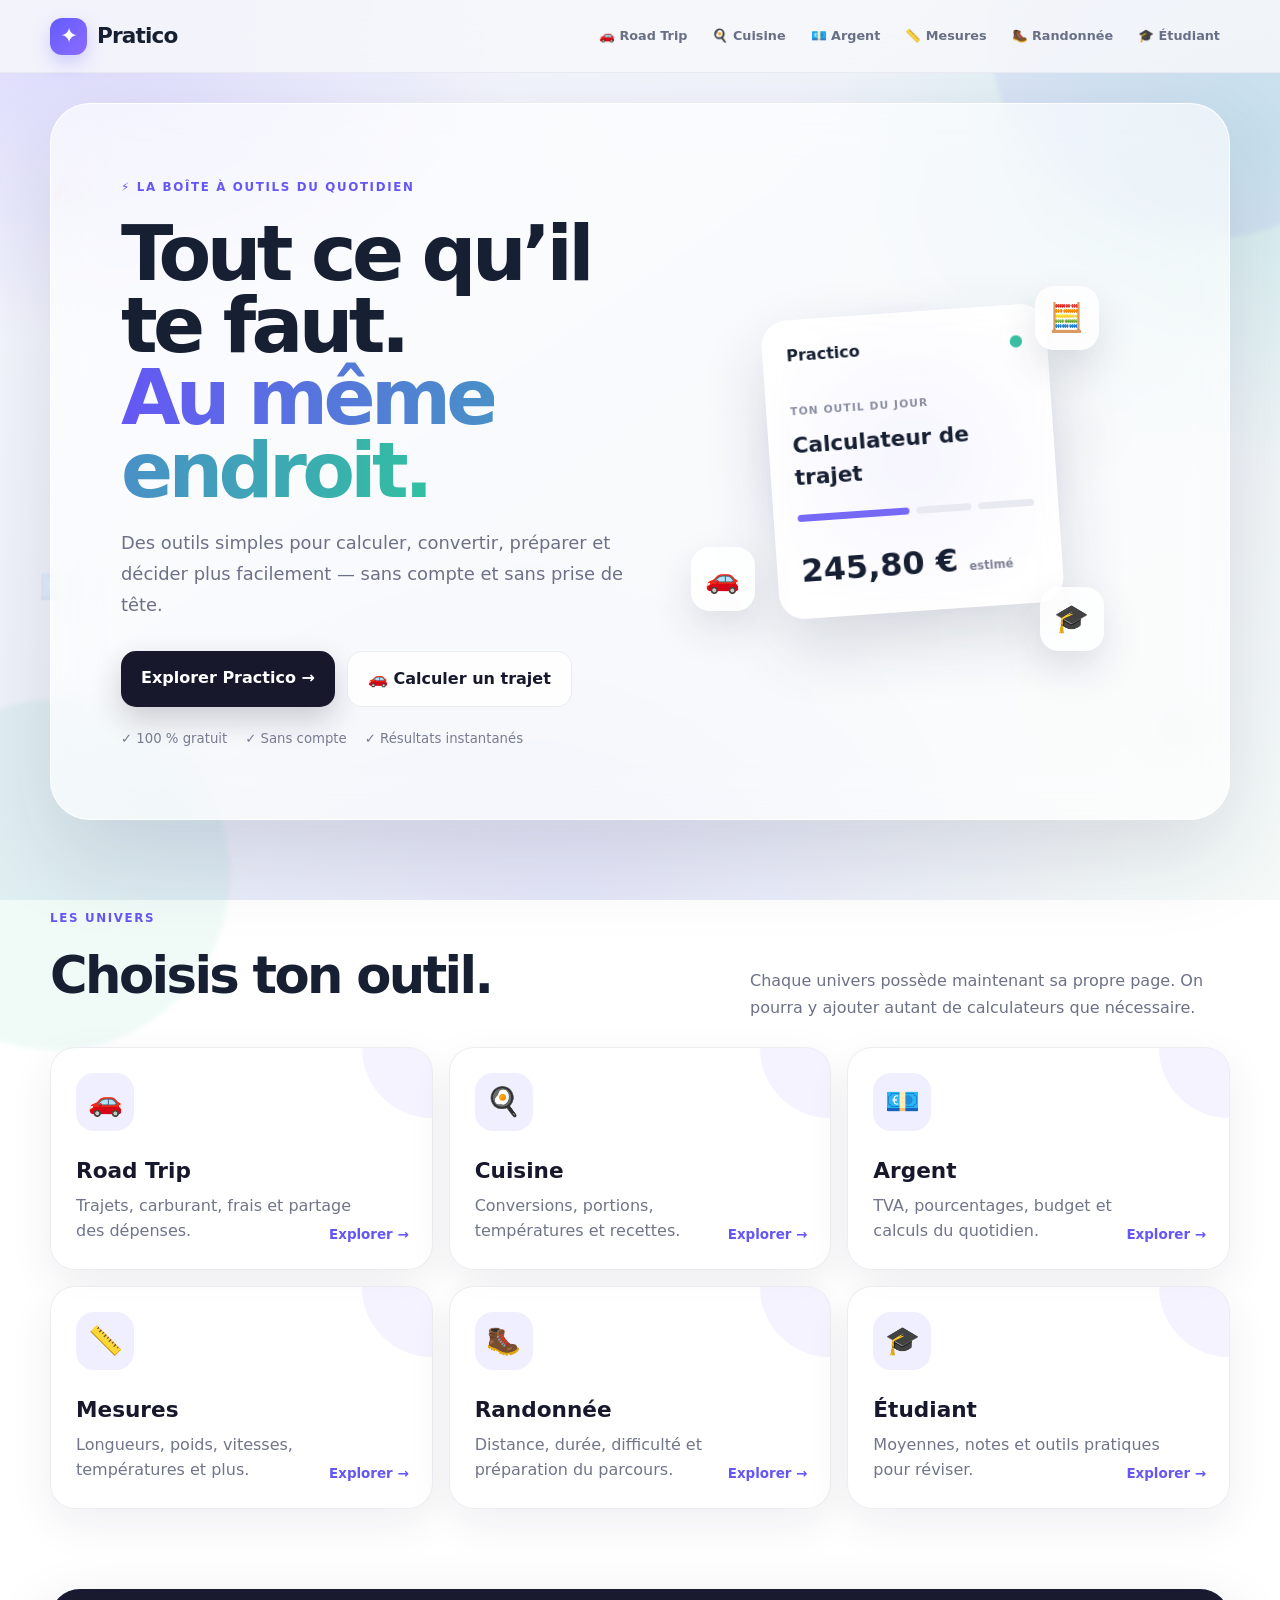
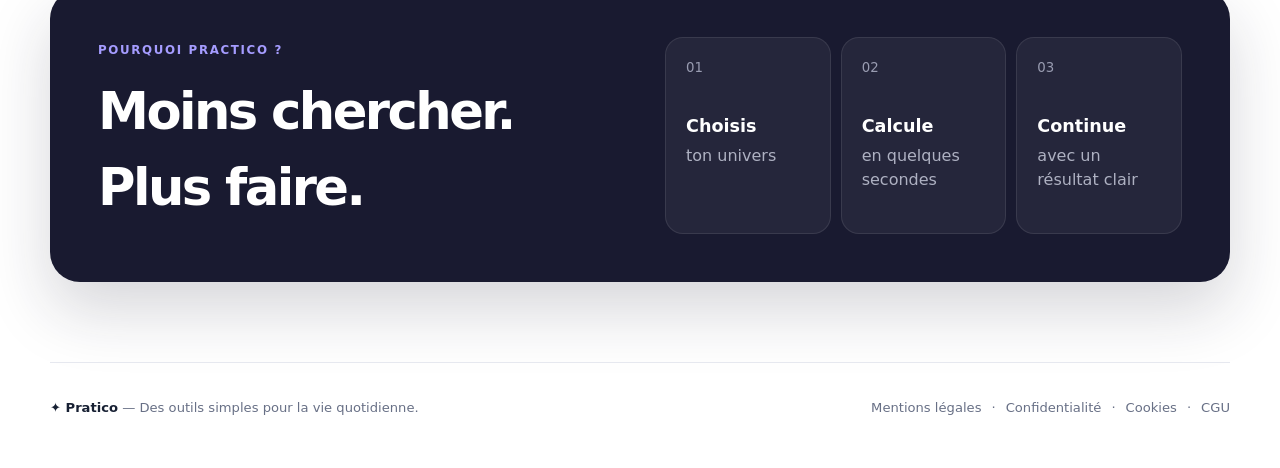
<file: index.html>
<!DOCTYPE html>
<html lang="fr">
<head>

<meta name="google-adsense-account" content="ca-pub-6914055144338498">

<script async src="https://pagead2.googlesyndication.com/pagead/js/adsbygoogle.js?client=ca-pub-6914055144338498"
     crossorigin="anonymous"></script>

<meta charset="UTF-8">
<meta name="viewport" content="width=device-width, initial-scale=1.0">

<link rel="canonical" href="https://pratico.eu/">

<title>Pratico — Des outils simples pour la vie quotidienne</title>

<meta name="description" content="Pratico rassemble des outils gratuits et simples pour le road trip, la cuisine, l'argent, les conversions, la randonnée et les études.">

<style> 
:root{
    --bg:#f6f7fb;
    --surface:#fff;
    --surface-soft:#f8f9fc;
    --text:#172033;
    --text-soft:#687086;
    --primary:#635bff;
    --primary-dark:#4e46d8;
    --primary-light:#eeecff;
    --success:#20a464;
    --success-bg:#e8f8ef;
    --warning:#d98900;
    --warning-bg:#fff4d8;
    --danger:#d64545;
    --danger-bg:#ffe8e8;
    --border:#e6e8ef;
    --shadow:0 12px 35px rgba(24,32,55,.07);
    --shadow-hover:0 20px 45px rgba(24,32,55,.12);
    --radius:22px;
    --max-width:1180px;
}

*{box-sizing:border-box;margin:0;padding:0}

html{scroll-behavior:smooth}

body{
    font-family:Inter,ui-sans-serif,system-ui,-apple-system,BlinkMacSystemFont,"Segoe UI",sans-serif;
    background:var(--bg);
    color:var(--text);
    line-height:1.5;
    overflow-x:hidden;
}

button,input,select{font:inherit}
button{cursor:pointer}

body::before,
body::after{
    content:"";
    position:fixed;
    z-index:-2;
    border-radius:50%;
    pointer-events:none;
    filter:blur(2px);
}

body::before{
    width:420px;
    height:420px;
    top:-180px;
    right:-130px;
    background:rgba(99,91,255,.08);
}

body::after{
    width:350px;
    height:350px;
    bottom:-150px;
    left:-120px;
    background:rgba(42,196,150,.07);
}

.floating-symbols{
    position:fixed;
    inset:0;
    pointer-events:none;
    overflow:hidden;
    z-index:-1;
}

.floating-symbols span{
    position:absolute;
    opacity:.075;
    font-size:clamp(25px,3vw,42px);
    animation:floatSymbol 8s ease-in-out infinite;
}

.floating-symbols span:nth-child(1){top:17%;left:4%}
.floating-symbols span:nth-child(2){top:30%;right:5%;animation-delay:1s}
.floating-symbols span:nth-child(3){top:62%;left:3%;animation-delay:2s}
.floating-symbols span:nth-child(4){top:78%;right:6%;animation-delay:3s}
.floating-symbols span:nth-child(5){top:45%;right:12%;animation-delay:4s}
.floating-symbols span:nth-child(6){top:12%;left:43%;animation-delay:2.5s}

@keyframes floatSymbol{
    0%,100%{transform:translateY(0) rotate(0)}
    50%{transform:translateY(-15px) rotate(6deg)}
}

/* NAV */

.navbar{
    position:sticky;
    top:0;
    z-index:100;
    background:rgba(246,247,251,.86);
    backdrop-filter:blur(18px);
    -webkit-backdrop-filter:blur(18px);
    border-bottom:1px solid rgba(230,232,239,.8);
}

.nav-inner{
    width:min(100% - 32px,var(--max-width));
    min-height:72px;
    margin:auto;
    display:flex;
    align-items:center;
    justify-content:space-between;
    gap:20px;
}

.logo{
    display:flex;
    align-items:center;
    gap:10px;
    color:var(--text);
    text-decoration:none;
    font-size:1.35rem;
    font-weight:850;
    letter-spacing:-.04em;
    white-space:nowrap;
}

.logo-mark{
    width:37px;
    height:37px;
    display:grid;
    place-items:center;
    border-radius:12px;
    color:white;
    background:linear-gradient(135deg,var(--primary),#8c6cff);
    box-shadow:0 8px 18px rgba(99,91,255,.25);
}

.nav-links{
    display:flex;
    align-items:center;
    justify-content:flex-end;
    gap:5px;
    flex-wrap:wrap;
}

.nav-link{
    border:0;
    background:transparent;
    color:var(--text-soft);
    padding:9px 10px;
    border-radius:10px;
    font-size:.8rem;
    font-weight:750;
    transition:.2s ease;
}

.nav-link:hover{
    background:var(--surface);
    color:var(--primary);
    transform:translateY(-1px);
}

/* HERO */

.hero{
    width:min(100% - 32px,var(--max-width));
    margin:auto;
    min-height:590px;
    display:grid;
    grid-template-columns:1.05fr .95fr;
    align-items:center;
    gap:60px;
    padding:75px 0 90px;
}

.hero-content{animation:heroIn .7s ease both}

@keyframes heroIn{
    from{opacity:0;transform:translateY(18px)}
    to{opacity:1;transform:translateY(0)}
}

.eyebrow{
    display:inline-flex;
    align-items:center;
    gap:8px;
    padding:7px 12px;
    border-radius:100px;
    background:var(--primary-light);
    color:var(--primary-dark);
    font-size:.8rem;
    font-weight:800;
    margin-bottom:18px;
}

.hero h1{
    max-width:680px;
    font-size:clamp(2.7rem,6vw,5.2rem);
    line-height:.98;
    letter-spacing:-.065em;
    margin-bottom:24px;
}

.gradient-text{
    background:linear-gradient(110deg,var(--primary),#a05cff 65%,#d15cff);
    -webkit-background-clip:text;
    background-clip:text;
    color:transparent;
}

.hero-description{
    max-width:600px;
    color:var(--text-soft);
    font-size:1.12rem;
    line-height:1.75;
    margin-bottom:30px;
}

.hero-actions{
    display:flex;
    gap:12px;
    flex-wrap:wrap;
}

.btn{
    border:0;
    border-radius:13px;
    padding:12px 18px;
    font-weight:800;
    transition:.2s ease;
}

.btn:hover{transform:translateY(-2px)}

.btn-primary{
    background:var(--primary);
    color:#fff;
    box-shadow:0 10px 22px rgba(99,91,255,.22);
}

.btn-primary:hover{
    background:var(--primary-dark);
    box-shadow:0 14px 28px rgba(99,91,255,.28);
}

.btn-secondary{
    background:var(--surface);
    color:var(--text);
    border:1px solid var(--border);
}

.btn-secondary:hover{box-shadow:var(--shadow)}

.hero-visual{
    position:relative;
    min-height:420px;
    display:grid;
    place-items:center;
}

.dashboard-card{
    position:relative;
    width:min(100%,450px);
    padding:25px;
    border:1px solid rgba(255,255,255,.9);
    border-radius:28px;
    background:rgba(255,255,255,.78);
    box-shadow:0 30px 70px rgba(35,40,70,.12);
    backdrop-filter:blur(18px);
    animation:dashboardFloat 5s ease-in-out infinite;
}

@keyframes dashboardFloat{
    0%,100%{transform:translateY(0) rotate(0)}
    50%{transform:translateY(-10px) rotate(.5deg)}
}

.dashboard-header{
    display:flex;
    justify-content:space-between;
    align-items:center;
    margin-bottom:22px;
}

.dashboard-title{font-weight:850}

.dashboard-dots{
    display:flex;
    gap:5px;
}

.dashboard-dots span{
    width:7px;
    height:7px;
    border-radius:50%;
    background:#d7d9e3;
}

.mini-tool{
    display:flex;
    align-items:center;
    gap:14px;
    padding:14px;
    margin-bottom:10px;
    border-radius:15px;
    background:var(--surface-soft);
    border:1px solid var(--border);
}

.mini-icon{
    width:43px;
    height:43px;
    display:grid;
    place-items:center;
    border-radius:13px;
    background:var(--primary-light);
    font-size:1.35rem;
}

.mini-tool strong{display:block;font-size:.92rem}
.mini-tool small{color:var(--text-soft)}

.floating-badge{
    position:absolute;
    padding:12px 15px;
    border-radius:15px;
    background:#fff;
    box-shadow:var(--shadow);
    font-size:.85rem;
    font-weight:800;
}

.badge-one{
    top:7%;
    left:-8%;
    transform:rotate(-5deg);
}

.badge-two{
    bottom:9%;
    right:-8%;
    transform:rotate(5deg);
}

/* SECTIONS */

.section{
    width:min(100% - 32px,var(--max-width));
    margin:auto;
    padding:80px 0;
    scroll-margin-top:90px;
}

.section-heading{
    max-width:760px;
    margin-bottom:30px;
}

.section-heading h2{
    font-size:clamp(2rem,4vw,3rem);
    line-height:1.05;
    letter-spacing:-.045em;
    margin-bottom:13px;
}

.section-heading p{color:var(--text-soft)}

.search-box{
    margin-top:22px;
    position:relative;
}

.search-box input{
    width:100%;
    border:1px solid var(--border);
    border-radius:15px;
    padding:14px 17px 14px 45px;
    outline:none;
    background:#fff;
    box-shadow:0 5px 18px rgba(24,32,55,.04);
}

.search-box span{
    position:absolute;
    left:16px;
    top:12px;
    font-size:1.1rem;
}

.tool-grid{
    display:grid;
    grid-template-columns:repeat(3,1fr);
    gap:17px;
}

.tool-card{
    position:relative;
    border:1px solid var(--border);
    border-radius:var(--radius);
    padding:23px;
    min-height:215px;
    background:var(--surface);
    box-shadow:0 7px 25px rgba(24,32,55,.045);
    cursor:pointer;
    overflow:hidden;
    transition:.25s ease;
}

.tool-card::after{
    content:"";
    position:absolute;
    width:120px;
    height:120px;
    right:-50px;
    bottom:-50px;
    border-radius:50%;
    background:var(--primary-light);
    transition:.3s ease;
}

.tool-card:hover{
    transform:translateY(-7px);
    box-shadow:var(--shadow-hover);
    border-color:rgba(99,91,255,.22);
}

.tool-card:hover::after{transform:scale(1.35)}

.tool-icon{
    width:52px;
    height:52px;
    display:grid;
    place-items:center;
    border-radius:16px;
    background:var(--primary-light);
    font-size:1.6rem;
    margin-bottom:19px;
    position:relative;
    z-index:1;
}

.tool-card h3,
.tool-card p{
    position:relative;
    z-index:1;
}

.tool-card h3{
    font-size:1.1rem;
    margin-bottom:8px;
}

.tool-card p{
    color:var(--text-soft);
    font-size:.9rem;
}

/* TOOL SECTION */

.tool-section{
    width:min(100% - 32px,var(--max-width));
    margin:0 auto 30px;
    padding:50px;
    border:1px solid var(--border);
    border-radius:30px;
    background:rgba(255,255,255,.82);
    box-shadow:var(--shadow);
    scroll-margin-top:95px;
}

.tool-section-header{
    display:flex;
    align-items:flex-start;
    gap:17px;
    margin-bottom:30px;
}

.tool-section-icon{
    flex:0 0 auto;
    width:58px;
    height:58px;
    display:grid;
    place-items:center;
    border-radius:17px;
    background:var(--primary-light);
    font-size:1.8rem;
}

.tool-section-header h2{
    font-size:clamp(1.6rem,3vw,2.3rem);
    letter-spacing:-.04em;
    margin-bottom:5px;
}

.tool-section-header p{color:var(--text-soft)}

.tool-tabs{
    display:flex;
    flex-wrap:wrap;
    gap:8px;
    margin-bottom:22px;
}

.tool-tab{
    border:1px solid var(--border);
    background:#fff;
    color:var(--text-soft);
    border-radius:11px;
    padding:9px 12px;
    font-weight:750;
    font-size:.83rem;
}

.tool-tab.active,
.tool-tab:hover{
    background:var(--primary-light);
    color:var(--primary-dark);
    border-color:var(--primary);
}

.calculator-layout{
    display:grid;
    grid-template-columns:minmax(0,1fr) minmax(280px,.8fr);
    gap:25px;
}

.form-card{
    padding:25px;
    border-radius:20px;
    background:var(--surface-soft);
    border:1px solid var(--border);
}

.form-grid{
    display:grid;
    grid-template-columns:repeat(2,1fr);
    gap:17px;
}

.field{
    display:flex;
    flex-direction:column;
    gap:7px;
}

.field.full{grid-column:1/-1}

.field label{
    font-size:.84rem;
    font-weight:800;
    color:#3e4658;
}

.field input,
.field select{
    width:100%;
    border:1px solid var(--border);
    outline:none;
    border-radius:13px;
    padding:12px 13px;
    background:#fff;
    color:var(--text);
    transition:.2s ease;
}

.field input:focus,
.field select:focus{
    border-color:var(--primary);
    box-shadow:0 0 0 4px rgba(99,91,255,.1);
}

.field-help{
    color:var(--text-soft);
    font-size:.75rem;
}

.calculate-btn{
    width:100%;
    margin-top:21px;
}

.result-card{
    min-height:100%;
    display:flex;
    flex-direction:column;
    justify-content:center;
    padding:27px;
    border-radius:20px;
    background:linear-gradient(145deg,#f0efff,#faf9ff);
    border:1px solid #dedcff;
}

.result-card.success{
    background:var(--success-bg);
    border-color:#bce8ce;
}

.result-card.warning{
    background:var(--warning-bg);
    border-color:#f1d78e;
}

.result-card.danger{
    background:var(--danger-bg);
    border-color:#f0b8b8;
}

.result-label{
    color:var(--text-soft);
    font-size:.82rem;
    font-weight:750;
    margin-bottom:4px;
}

.result-main{
    font-size:clamp(2rem,5vw,3.1rem);
    line-height:1;
    font-weight:900;
    letter-spacing:-.06em;
    margin-bottom:21px;
}

.result-list{
    list-style:none;
    display:grid;
    gap:10px;
}

.result-list li{
    display:flex;
    align-items:center;
    justify-content:space-between;
    gap:15px;
    padding:10px 0;
    border-bottom:1px solid rgba(100,105,125,.12);
    font-size:.9rem;
}

.result-list li:last-child{border-bottom:0}

.result-list strong{text-align:right}

.result-message{
    margin-top:10px;
    font-weight:800;
}

.estimate-note{
    margin-top:17px;
    color:var(--text-soft);
    font-size:.76rem;
    line-height:1.5;
}

.result-animate{animation:resultPop .45s ease}

@keyframes resultPop{
    0%{opacity:0;transform:scale(.97) translateY(8px)}
    100%{opacity:1;transform:scale(1) translateY(0)}
}

/* SUB TOOLS */

.subtool{
    display:none;
}

.subtool.active{
    display:block;
}

/* ROAD TRIP */

.quick-result{
    margin-top:17px;
    padding:16px;
    border-radius:15px;
    background:#fff;
    border:1px solid var(--border);
}

.quick-result strong{
    color:var(--primary-dark);
}

/* CUISINE */

.kitchen-grid{
    display:grid;
    grid-template-columns:repeat(3,1fr);
    gap:15px;
}

.kitchen-card{
    padding:18px;
    border:1px solid var(--border);
    background:#fff;
    border-radius:17px;
}

.kitchen-card strong{
    display:block;
    font-size:1.25rem;
    margin-top:4px;
}

.kitchen-card span{
    color:var(--text-soft);
    font-size:.8rem;
}

/* BUDGET */

.money-tabs{
    display:grid;
    grid-template-columns:repeat(4,1fr);
    gap:10px;
    margin-bottom:20px;
}

.money-tab{
    border:1px solid var(--border);
    background:#fff;
    border-radius:12px;
    padding:11px 8px;
    font-weight:750;
    color:var(--text-soft);
}

.money-tab.active{
    background:var(--primary-light);
    color:var(--primary-dark);
    border-color:var(--primary);
}

/* CONVERSIONS */

.converter-output{
    padding:20px;
    background:#fff;
    border:1px solid var(--border);
    border-radius:17px;
    margin-top:17px;
}

.converter-output strong{
    display:block;
    font-size:2rem;
    margin-bottom:6px;
    color:var(--primary-dark);
}

/* RANDONNEE */

.hike-score{
    text-align:center;
    padding:15px 0;
}

.hike-score .emoji{
    font-size:3rem;
    display:block;
    margin-bottom:8px;
}

.hike-score strong{
    font-size:1.45rem;
}

/* ETUDIANT */

.student-tools{
    display:grid;
    gap:25px;
}

.student-card{
    padding:25px;
    border-radius:20px;
    background:var(--surface-soft);
    border:1px solid var(--border);
}

.student-card h3{
    font-size:1.15rem;
    margin-bottom:6px;
}

.student-card>p{
    color:var(--text-soft);
    font-size:.88rem;
    margin-bottom:20px;
}

.subject-list{
    display:grid;
    gap:10px;
}

.subject-row{
    display:grid;
    grid-template-columns:1.5fr .8fr .8fr auto;
    gap:9px;
    align-items:center;
}

.subject-row input{
    min-width:0;
    border:1px solid var(--border);
    border-radius:10px;
    padding:10px;
    outline:none;
}

.remove-btn{
    width:39px;
    height:39px;
    border:0;
    border-radius:10px;
    background:var(--danger-bg);
    color:var(--danger);
    font-weight:900;
}

.student-actions{
    display:flex;
    gap:10px;
    flex-wrap:wrap;
    margin-top:15px;
}

.student-average{
    display:flex;
    align-items:center;
    justify-content:space-between;
    gap:20px;
    margin-top:20px;
    padding:17px;
    border-radius:14px;
    background:#fff;
    border:1px solid var(--border);
}

.student-average strong{
    font-size:1.7rem;
    color:var(--primary-dark);
}

.note-grid{
    display:grid;
    grid-template-columns:repeat(2,1fr);
    gap:17px;
}

.chemistry-table{
    width:100%;
    border-collapse:collapse;
    margin-top:15px;
}

.chemistry-table th,
.chemistry-table td{
    text-align:left;
    padding:11px;
    border-bottom:1px solid var(--border);
}

.chemistry-table th{
    color:var(--text-soft);
    font-size:.8rem;
}

.formula-box{
    padding:18px;
    border-radius:16px;
    background:var(--primary-light);
    margin-top:18px;
    color:var(--primary-dark);
}

.formula-box strong{
    display:block;
    font-size:1.5rem;
    margin-top:5px;
}

/* BUDGET METER */

.budget-meter{
    width:100%;
    height:14px;
    overflow:hidden;
    border-radius:100px;
    background:#e3e5ec;
    margin:15px 0 8px;
}

.budget-meter-fill{
    height:100%;
    width:0;
    border-radius:inherit;
    transition:width .65s cubic-bezier(.2,.8,.2,1);
    background:var(--success);
}

.meter-labels{
    display:flex;
    justify-content:space-between;
    color:var(--text-soft);
    font-size:.72rem;
}

/* FOOTER */

footer{
    width:min(100% - 32px,var(--max-width));
    margin:50px auto 0;
    padding:35px 0 50px;
    border-top:1px solid var(--border);
    display:flex;
    justify-content:space-between;
    align-items:center;
    gap:20px;
    color:var(--text-soft);
    font-size:.82rem;
}

footer strong{color:var(--text)}
    .footer-links{
    display:flex;
    align-items:center;
    justify-content:flex-end;
    gap:10px;
    flex-wrap:wrap;
}

.footer-links a{
    color:var(--text-soft);
    text-decoration:none;
    transition:.2s ease;
}

.footer-links a:hover{
    color:var(--primary);
}

.hidden{display:none!important}

/* RESPONSIVE */

@media(max-width:1000px){
    .hero{
        grid-template-columns:1fr;
        gap:30px;
    }

    .tool-grid{
        grid-template-columns:repeat(2,1fr);
    }

    .calculator-layout{
        grid-template-columns:1fr;
    }

    .kitchen-grid{
        grid-template-columns:repeat(2,1fr);
    }
}

@media(max-width:680px){
    .nav-inner{
        min-height:auto;
        padding:12px 0;
        align-items:flex-start;
    }

    .nav-links{
        max-width:250px;
    }

    .nav-link{
        font-size:.68rem;
        padding:6px;
    }

    .hero{
        min-height:auto;
        padding:55px 0 60px;
    }

    .hero h1{
        font-size:clamp(2.6rem,13vw,4rem);
    }

    .hero-description{font-size:1rem}

    .hero-visual{min-height:320px}

    .badge-one{left:-2%}
    .badge-two{right:-2%}

    .tool-grid{
        grid-template-columns:1fr;
    }

    .section{
        padding:60px 0;
    }

    .tool-section{
        width:min(100% - 20px,var(--max-width));
        padding:22px 16px;
        border-radius:23px;
    }

    .form-card,
    .result-card,
    .student-card{
        padding:18px;
    }

    .form-grid,
    .note-grid{
        grid-template-columns:1fr;
    }

    .field.full{grid-column:auto}

    .kitchen-grid{
        grid-template-columns:1fr;
    }

    .money-tabs{
        grid-template-columns:repeat(2,1fr);
    }

    .subject-row{
        grid-template-columns:1fr .75fr .75fr auto;
    }

    .student-average{
        align-items:flex-start;
        flex-direction:column;
    }

    footer{
        flex-direction:column;
        align-items:flex-start;
    }
}

@media(prefers-reduced-motion:reduce){
    *,
    *::before,
    *::after{
        scroll-behavior:auto!important;
        animation-duration:.01ms!important;
        animation-iteration-count:1!important;
        transition-duration:.01ms!important;
    }
}

/* ===== Practico V3 — nouvelle page d'accueil ===== */
body{
  background:
    radial-gradient(700px 500px at 4% 0%,rgba(100,86,245,.20),transparent 68%),
    radial-gradient(650px 500px at 98% 15%,rgba(48,202,169,.16),transparent 66%),
    radial-gradient(800px 500px at 45% 100%,rgba(143,128,255,.12),transparent 70%),
    linear-gradient(145deg,#f7f8ff,#edf1f8 52%,#f5faf8);
  background-attachment:fixed;
}
.hero-v3{width:min(1180px,calc(100% - 40px));margin:30px auto 85px;min-height:580px;padding:70px;border-radius:40px;display:grid;grid-template-columns:1.05fr .95fr;align-items:center;overflow:hidden;position:relative;background:rgba(255,255,255,.62);border:1px solid rgba(255,255,255,.9);box-shadow:0 35px 90px rgba(28,34,70,.13);backdrop-filter:blur(22px)}
.hero-copy-v3{position:relative;z-index:2}.eyebrow-v3{font-size:.74rem;letter-spacing:.14em;font-weight:900;color:#6557f5}
.hero-v3 h1{font-size:clamp(3.1rem,6vw,5.7rem);line-height:.94;letter-spacing:-.06em;margin:20px 0}.hero-v3 h1 span{color:transparent;background:linear-gradient(90deg,#6557f5,#32bfa1);-webkit-background-clip:text;background-clip:text}
.hero-v3 p{max-width:620px;color:#6d7187;font-size:1.12rem;line-height:1.75}.hero-buttons-v3{display:flex;gap:12px;flex-wrap:wrap;margin:30px 0 22px}.cta-main-v3,.cta-ghost-v3{padding:15px 20px;border-radius:15px;text-decoration:none;font-weight:800;transition:.2s}.cta-main-v3{background:#17182c;color:#fff;box-shadow:0 13px 30px rgba(23,24,44,.2)}.cta-ghost-v3{background:rgba(255,255,255,.8);color:#17182c;border:1px solid rgba(20,25,50,.08)}.cta-main-v3:hover,.cta-ghost-v3:hover{transform:translateY(-3px)}
.proof-v3{display:flex;gap:18px;flex-wrap:wrap;color:#777b90;font-size:.83rem}.hero-visual-v3{height:430px;display:grid;place-items:center;position:relative}.glow-v3{width:340px;height:340px;border-radius:50%;background:radial-gradient(circle,rgba(101,87,245,.27),transparent 68%);filter:blur(5px)}
.dashboard-v3{position:absolute;width:285px;padding:23px;border-radius:26px;background:rgba(255,255,255,.82);border:1px solid rgba(255,255,255,.95);box-shadow:0 28px 65px rgba(30,35,70,.16);backdrop-filter:blur(18px);transform:rotate(-4deg)}.dash-top{display:flex;justify-content:space-between;margin-bottom:30px}.dash-top span{color:#3bc2a4}.dashboard-v3 small{font-size:.67rem;color:#8b8ea0;font-weight:900;letter-spacing:.1em}.dashboard-v3 strong{display:block;font-size:1.35rem;margin:8px 0 20px}.dash-row{display:flex;gap:7px}.dash-row i{height:7px;flex:1;background:#e8e9f1;border-radius:99px}.dash-row i:first-child{flex:2;background:#7569f6}.dash-result{font-size:2rem;font-weight:900;margin-top:25px}.dash-result em{font-style:normal;font-size:.72rem;color:#7c8095;font-weight:600}.float-v3{position:absolute;z-index:3;width:64px;height:64px;display:grid;place-items:center;border-radius:19px;background:rgba(255,255,255,.82);box-shadow:0 18px 40px rgba(30,35,70,.13);font-size:28px}.f1{top:40px;right:60px}.f2{bottom:65px;left:25px}.f3{bottom:25px;right:55px}
.univers-v3,.about-v3{width:min(1180px,calc(100% - 40px));margin:0 auto 80px}.intro-v3{display:flex;justify-content:space-between;gap:40px;align-items:end;margin-bottom:25px}.intro-v3 h2,.about-v3 h2{font-size:clamp(2.2rem,4vw,3.4rem);letter-spacing:-.05em;margin:8px 0}.intro-v3 p{max-width:480px;color:#6d7187;line-height:1.7}.grid-v3{display:grid;grid-template-columns:repeat(3,1fr);gap:16px}.u-card-v3{min-height:220px;padding:25px;border-radius:25px;background:rgba(255,255,255,.7);border:1px solid rgba(30,35,70,.08);box-shadow:0 15px 45px rgba(30,35,70,.07);text-decoration:none;color:#17182c;transition:.23s;position:relative;overflow:hidden}.u-card-v3:after{content:"";position:absolute;width:140px;height:140px;border-radius:50%;right:-70px;top:-70px;background:rgba(101,87,245,.07)}.u-card-v3:hover{transform:translateY(-7px);box-shadow:0 25px 55px rgba(30,35,70,.13);border-color:rgba(101,87,245,.2)}.ico-v3{width:58px;height:58px;display:grid;place-items:center;border-radius:18px;background:#f0efff;font-size:28px}.u-card-v3 h3{font-size:1.35rem;margin:24px 0 7px}.u-card-v3 p{color:#71758a;line-height:1.55;max-width:290px}.u-card-v3 b{position:absolute;right:23px;bottom:23px;font-size:.84rem;color:#6557f5}
.about-v3{padding:48px;border-radius:30px;background:#191a30;color:#fff;display:grid;grid-template-columns:1fr 1fr;gap:50px;box-shadow:0 28px 65px rgba(25,26,48,.18)}.about-v3 .eyebrow-v3{color:#a59cff}.about-v3 h2{margin-top:12px}.steps-v3{display:grid;grid-template-columns:repeat(3,1fr);gap:10px}.steps-v3 div{padding:20px;border-radius:18px;background:rgba(255,255,255,.055);border:1px solid rgba(255,255,255,.09)}.steps-v3 small{display:block;color:#999cb1;margin-bottom:35px}.steps-v3 strong{font-size:1.1rem}.steps-v3 p{color:#aeb1c2;margin:5px 0 0}
@media(max-width:900px){.hero-v3{grid-template-columns:1fr;padding:48px 35px}.hero-visual-v3{height:330px;margin-top:20px}.grid-v3{grid-template-columns:repeat(2,1fr)}.about-v3{grid-template-columns:1fr}}
@media(max-width:580px){.hero-v3,.univers-v3,.about-v3{width:calc(100% - 20px)}.hero-v3{padding:34px 22px;border-radius:28px}.hero-v3 h1{font-size:3.15rem}.grid-v3{grid-template-columns:1fr}.about-v3{padding:30px 22px}.steps-v3{grid-template-columns:1fr}.proof-v3{flex-direction:column;gap:7px}}

</style>
</head>

<body>

<div class="floating-symbols" aria-hidden="true">
    <span>🚗</span>
    <span>🍳</span>
    <span>💶</span>
    <span>🎓</span>
    <span>🥾</span>
    <span>📏</span>
</div>

<header class="navbar">
    <div class="nav-inner">

        <a href="#accueil" class="logo">
            <span class="logo-mark">✦</span>
            <span>Pratico</span>
        </a>

        <nav class="nav-links">
            <button class="nav-link" data-target="roadtrip">🚗 Road Trip</button>
            <button class="nav-link" data-target="cuisine">🍳 Cuisine</button>
            <button class="nav-link" data-target="argent">💶 Argent</button>
            <button class="nav-link" data-target="mesures">📏 Mesures</button>
            <button class="nav-link" data-target="randonnee">🥾 Randonnée</button>
            <button class="nav-link" data-target="etudiant">🎓 Étudiant</button>
        </nav>

    </div>
</header>

<main>
<section class="hero-v3">
  <div class="hero-copy-v3">
    <span class="eyebrow-v3">⚡ LA BOÎTE À OUTILS DU QUOTIDIEN</span>
    <h1>Tout ce qu’il te faut.<br><span>Au même endroit.</span></h1>
    <p>Des outils simples pour calculer, convertir, préparer et décider plus facilement — sans compte et sans prise de tête.</p>
    <div class="hero-buttons-v3">
      <a href="#univers" class="cta-main-v3">Explorer Practico <b>→</b></a>
      <a href="roadtrip.html" class="cta-ghost-v3">🚗 Calculer un trajet</a>
    </div>
    <div class="proof-v3"><span>✓ 100 % gratuit</span><span>✓ Sans compte</span><span>✓ Résultats instantanés</span></div>
  </div>
  <div class="hero-visual-v3" aria-hidden="true">
    <div class="glow-v3"></div>
    <div class="float-v3 f1">🧮</div><div class="float-v3 f2">🚗</div><div class="float-v3 f3">🎓</div>
    <div class="dashboard-v3"><div class="dash-top"><b>Practico</b><span>●</span></div><small>TON OUTIL DU JOUR</small><strong>Calculateur de trajet</strong><div class="dash-row"><i></i><i></i><i></i></div><div class="dash-result">245,80 € <em>estimé</em></div></div>
  </div>
</section>

<section id="univers" class="univers-v3">
  <div class="intro-v3"><div><span class="eyebrow-v3">LES UNIVERS</span><h2>Choisis ton outil.</h2></div><p>Chaque univers possède maintenant sa propre page. On pourra y ajouter autant de calculateurs que nécessaire.</p></div>
  <div class="grid-v3">
    <a href="roadtrip.html" class="u-card-v3"><span class="ico-v3">🚗</span><h3>Road Trip</h3><p>Trajets, carburant, frais et partage des dépenses.</p><b>Explorer →</b></a>
    <a href="cuisine.html" class="u-card-v3"><span class="ico-v3">🍳</span><h3>Cuisine</h3><p>Conversions, portions, températures et recettes.</p><b>Explorer →</b></a>
    <a href="argent.html" class="u-card-v3"><span class="ico-v3">💶</span><h3>Argent</h3><p>TVA, pourcentages, budget et calculs du quotidien.</p><b>Explorer →</b></a>
    <a href="mesures.html" class="u-card-v3"><span class="ico-v3">📏</span><h3>Mesures</h3><p>Longueurs, poids, vitesses, températures et plus.</p><b>Explorer →</b></a>
    <a href="randonnee.html" class="u-card-v3"><span class="ico-v3">🥾</span><h3>Randonnée</h3><p>Distance, durée, difficulté et préparation du parcours.</p><b>Explorer →</b></a>
    <a href="etudiant.html" class="u-card-v3"><span class="ico-v3">🎓</span><h3>Étudiant</h3><p>Moyennes, notes et outils pratiques pour réviser.</p><b>Explorer →</b></a>
  </div>
</section>

<section class="about-v3">
  <div><span class="eyebrow-v3">POURQUOI PRACTICO ?</span><h2>Moins chercher.<br>Plus faire.</h2></div>
  <div class="steps-v3"><div><small>01</small><strong>Choisis</strong><p>ton univers</p></div><div><small>02</small><strong>Calcule</strong><p>en quelques secondes</p></div><div><small>03</small><strong>Continue</strong><p>avec un résultat clair</p></div></div>
</section>
</main>

<footer>

    <div>
        <strong>✦ Pratico</strong>
        <span> — Des outils simples pour la vie quotidienne.</span>
    </div>

    <div class="footer-links">
        <a href="mentions-legales.html">Mentions légales</a>
        <span>·</span>
        <a href="confidentialite.html">Confidentialité</a>
        <span>·</span>
        <a href="cookies.html">Cookies</a>
        <span>·</span>
        <a href="cgu.html">CGU</a>
    </div>

</footer>

<script>
"use strict";

/* =========================================================
   UTILITAIRES
========================================================= */

const $ = id => document.getElementById(id);

function num(value){
    if(typeof value !== "string") return Number(value);
    return Number(value.trim().replace(",","."));
}

function valid(value, zero=true){
    return Number.isFinite(value) && (zero ? value >= 0 : value > 0);
}

function fmt(value, decimals=2){
    return new Intl.NumberFormat("fr-FR",{
        minimumFractionDigits:decimals,
        maximumFractionDigits:decimals
    }).format(value);
}

function euro(value){
    return new Intl.NumberFormat("fr-FR",{
        style:"currency",
        currency:"EUR"
    }).format(value);
}

function scrollToTarget(id){
    const el=$(id);
    if(el) el.scrollIntoView({behavior:"smooth",block:"start"});
}

function resultError(el,message){
    el.className="result-card danger result-animate";
    el.innerHTML=`
        <div class="result-label">⚠️ Attention</div>
        <div class="result-message">${message}</div>
    `;
}

function resultClass(el,type=""){
    el.className=`result-card ${type} result-animate`;
}

/* =========================================================
   NAVIGATION
========================================================= */

document.querySelectorAll("[data-target]").forEach(el=>{
    el.addEventListener("click",()=>{
        scrollToTarget(el.dataset.target);
    });

    if(el.classList.contains("tool-card")){
        el.addEventListener("keydown",e=>{
            if(e.key==="Enter" || e.key===" "){
                e.preventDefault();
                scrollToTarget(el.dataset.target);
            }
        });
    }
});

/* =========================================================
   RECHERCHE
========================================================= */

$("tool-search").addEventListener("input",e=>{
    const query=e.target.value.toLowerCase().trim();

    document.querySelectorAll(".tool-card").forEach(card=>{
        const text=(card.innerText+" "+card.dataset.search).toLowerCase();
        card.classList.toggle("hidden",query && !text.includes(query));
    });
});

/* =========================================================
   TABS GENERIQUES
========================================================= */

document.querySelectorAll(".tool-tab").forEach(tab=>{
    tab.addEventListener("click",()=>{

        const parent=tab.closest(".tool-section");

        parent.querySelectorAll(".tool-tab")
            .forEach(x=>x.classList.remove("active"));

        tab.classList.add("active");

        if(tab.dataset.tab){
            parent.querySelectorAll(".subtool")
                .forEach(x=>x.classList.remove("active"));

            const target=$(tab.dataset.tab);
            if(target) target.classList.add("active");
        }

        if(tab.dataset.student){
            parent.querySelectorAll(".subtool")
                .forEach(x=>x.classList.remove("active"));

            const target=$(tab.dataset.student);
            if(target) target.classList.add("active");
        }
    });
});

document.querySelectorAll(".money-tab").forEach(tab=>{
    tab.addEventListener("click",()=>{

        document.querySelectorAll(".money-tab")
            .forEach(x=>x.classList.remove("active"));

        tab.classList.add("active");

        document.querySelectorAll("#argent .subtool")
            .forEach(x=>x.classList.remove("active"));

        $("money-"+tab.dataset.money).classList.add("active");
    });
});

/* =========================================================
   ROAD TRIP
========================================================= */

$("calculate-roadtrip").addEventListener("click",()=>{

    const distance=num($("road-distance").value);
    const consumption=num($("road-consumption").value);
    const fuelPrice=num($("road-fuel-price").value);
    const people=num($("road-people").value);
    const tolls=num($("road-tolls").value||"0");
    const type=$("road-type").value;
    const result=$("road-result");

    if(!valid(distance,false) ||
       !valid(consumption,false) ||
       !valid(fuelPrice,false) ||
       !valid(people,false)){

        resultError(result,"Vérifie la distance, la consommation, le carburant et le nombre de personnes.");
        return;
    }

    if(!Number.isInteger(people) || people<1){
        resultError(result,"Le nombre de personnes doit être un entier.");
        return;
    }

    const multiplier=type==="return"?2:1;
    const totalDistance=distance*multiplier;
    const fuel=totalDistance*consumption/100;
    const fuelCost=fuel*fuelPrice;
    const totalTolls=tolls*multiplier;
    const total=fuelCost+totalTolls;
    const perPerson=total/people;

    resultClass(result);

    result.innerHTML=`
        <div class="result-label">${type==="return"?"Aller-retour":"Aller simple"}</div>
        <div class="result-main">${euro(total)}</div>

        <ul class="result-list">
            <li><span>Distance totale</span><strong>${fmt(totalDistance,1)} km</strong></li>
            <li><span>Carburant</span><strong>${fmt(fuel,1)} L</strong></li>
            <li><span>Carburant</span><strong>${euro(fuelCost)}</strong></li>
            <li><span>Péages</span><strong>${euro(totalTolls)}</strong></li>
            <li><span>Par personne</span><strong>${euro(perPerson)}</strong></li>
        </ul>
    `;
});

/* =========================================================
   CUISINE
========================================================= */

const ingredients={
    water:{name:"Eau",density:1},
    milk:{name:"Lait",density:1.03},
    flour:{name:"Farine",density:.59},
    sugar:{name:"Sucre",density:.85},
    powdered_sugar:{name:"Sucre glace",density:.56},
    rice:{name:"Riz cru",density:.85},
    oil:{name:"Huile",density:.92},
    honey:{name:"Miel",density:1.42},
    salt:{name:"Sel",density:1.20},
    cocoa:{name:"Cacao",density:.50},
    butter:{name:"Beurre",density:.91}
};

function kitchenToMl(value,unit,density){

    const factors={
        ml:1,
        cl:10,
        dl:100,
        l:1000,
        tsp:5,
        tbsp:15
    };

    if(factors[unit]) return value*factors[unit];

    if(unit==="g") return value/density;
    if(unit==="kg") return value*1000/density;

    return NaN;
}

$("calculate-kitchen").addEventListener("click",()=>{

    const value=num($("kitchen-value").value);
    const unit=$("kitchen-unit").value;
    const key=$("kitchen-ingredient").value;
    const glass=num($("glass-size").value);
    const result=$("kitchen-result");

    if(!valid(value,false)){
        resultError(result,"Entre une quantité supérieure à zéro.");
        return;
    }

    const ing=ingredients[key];
    const ml=kitchenToMl(value,unit,ing.density);

    if(!Number.isFinite(ml)){
        resultError(result,"Cette conversion n'est pas disponible.");
        return;
    }

    const grams=ml*ing.density;

    resultClass(result);

    result.innerHTML=`
        <div class="result-label">${ing.name}</div>
        <div class="result-main">${fmt(ml,1)} ml</div>

        <div class="kitchen-grid">

            <div class="kitchen-card">
                <span>Centilitres</span>
                <strong>${fmt(ml/10,1)} cl</strong>
            </div>

            <div class="kitchen-card">
                <span>Litres</span>
                <strong>${fmt(ml/1000,2)} L</strong>
            </div>

            <div class="kitchen-card">
                <span>Cuillères à soupe</span>
                <strong>${fmt(ml/15,1)}</strong>
            </div>

            <div class="kitchen-card">
                <span>Cuillères à café</span>
                <strong>${fmt(ml/5,1)}</strong>
            </div>

            <div class="kitchen-card">
                <span>Verres</span>
                <strong>${fmt(ml/glass,2)}</strong>
            </div>

            <div class="kitchen-card">
                <span>Poids estimé</span>
                <strong>${fmt(grams,1)} g</strong>
            </div>

        </div>

        <p class="estimate-note">
            ℹ️ Les équivalences en grammes sont approximatives.
        </p>
    `;
});

$("calculate-portions").addEventListener("click",()=>{

    const current=num($("portion-current").value);
    const target=num($("portion-target").value);
    const quantity=num($("portion-quantity").value);
    const result=$("portion-result");

    if(!valid(current,false)||!valid(target,false)||!valid(quantity,false)){
        resultError(result,"Remplis les trois champs avec des valeurs positives.");
        return;
    }

    const newQuantity=quantity*target/current;

    resultClass(result);

    result.innerHTML=`
        <div class="result-label">Pour ${fmt(target,0)} portions</div>
        <div class="result-main">${fmt(newQuantity,2)}</div>
        <p>
            Il faut multiplier la quantité actuelle par
            <strong>${fmt(target/current,2)}</strong>.
        </p>
    `;
});

/* =========================================================
   ARGENT - BUDGET
========================================================= */

$("calculate-budget").addEventListener("click",()=>{

    const available=num($("budget-available").value);
    const purchase=num($("budget-purchase").value);
    const expenses=num($("budget-expenses").value||"0");
    const income=num($("budget-income").value||"0");
    const result=$("budget-result");

    if(!valid(available)||!valid(purchase)||!valid(expenses)||!valid(income)){
        resultError(result,"Tous les montants doivent être positifs ou égaux à zéro.");
        return;
    }

    const resources=available+income;
    const expensesTotal=purchase+expenses;
    const remaining=resources-expensesTotal;

    let type="success";
    let status="🟢 Situation confortable";

    if(remaining<0){
        type="danger";
        status="🔴 Budget insuffisant";
    }else if(remaining<resources*.2){
        type="warning";
        status="🟠 Attention au budget";
    }

    const percentage=resources>0
        ?Math.max(0,Math.min(100,remaining/resources*100))
        :0;

    resultClass(result,type);

    result.innerHTML=`
        <div class="result-label">${status}</div>
        <div class="result-main">${euro(remaining)}</div>

        <ul class="result-list">
            <li><span>Disponible</span><strong>${euro(available)}</strong></li>
            <li><span>Revenus</span><strong>${euro(income)}</strong></li>
            <li><span>Total ressources</span><strong>${euro(resources)}</strong></li>
            <li><span>Achat</span><strong>${euro(purchase)}</strong></li>
            <li><span>Autres dépenses</span><strong>${euro(expenses)}</strong></li>
            <li><span>Total dépenses</span><strong>${euro(expensesTotal)}</strong></li>
        </ul>

        <div class="budget-meter">
            <div class="budget-meter-fill" style="width:${percentage}%"></div>
        </div>

        <div class="meter-labels">
            <span>0 €</span>
            <span>Reste disponible</span>
        </div>
    `;
});

/* TVA */

$("calculate-tva").addEventListener("click",()=>{

    const amount=num($("tva-amount").value);
    const rate=num($("tva-rate").value);
    const mode=$("tva-mode").value;
    const result=$("tva-result");

    if(!valid(amount)){
        resultError(result,"Entre un montant valide.");
        return;
    }

    let ht,vat,ttc;

    if(mode==="ht"){
        ht=amount;
        vat=ht*rate/100;
        ttc=ht+vat;
    }else{
        ttc=amount;
        ht=ttc/(1+rate/100);
        vat=ttc-ht;
    }

    resultClass(result);

    result.innerHTML=`
        <div class="result-label">TVA à ${fmt(rate,1)} %</div>
        <div class="result-main">${euro(ttc)}</div>

        <ul class="result-list">
            <li><span>Prix HT</span><strong>${euro(ht)}</strong></li>
            <li><span>TVA</span><strong>${euro(vat)}</strong></li>
            <li><span>Prix TTC</span><strong>${euro(ttc)}</strong></li>
        </ul>
    `;
});

/* POURCENTAGE */

$("calculate-percent").addEventListener("click",()=>{

    const amount=num($("percent-amount").value);
    const rate=num($("percent-rate").value);
    const mode=$("percent-mode").value;
    const result=$("percent-result");

    if(!Number.isFinite(amount)||!Number.isFinite(rate)){
        resultError(result,"Entre un montant et un pourcentage valides.");
        return;
    }

    let final;

    if(mode==="of"){
        final=amount*rate/100;
    }

    if(mode==="increase"){
        final=amount*(1+rate/100);
    }

    if(mode==="decrease"){
        final=amount*(1-rate/100);
    }

    resultClass(result);

    result.innerHTML=`
        <div class="result-label">${fmt(rate,2)} %</div>
        <div class="result-main">${fmt(final,2)}</div>
        <p>
            Montant initial : <strong>${fmt(amount,2)}</strong>
        </p>
    `;
});

/* SALAIRE */

$("calculate-salary").addEventListener("click",()=>{

    const gross=num($("salary-gross").value);
    const rate=num($("salary-rate").value);
    const hours=num($("salary-hours").value);
    const weeks=num($("salary-weeks").value);
    const result=$("salary-result");

    if(!valid(gross)||!valid(rate)||!valid(hours,false)||!valid(weeks,false)){
        resultError(result,"Vérifie les informations saisies.");
        return;
    }

    const net=gross*(1-rate/100);
    const monthlyHours=hours*weeks/12;
    const hourlyNet=monthlyHours>0?net/monthlyHours:0;
    const annualNet=net*12;

    resultClass(result);

    result.innerHTML=`
        <div class="result-label">Estimation</div>
        <div class="result-main">${euro(net)}</div>

        <ul class="result-list">
            <li><span>Brut mensuel</span><strong>${euro(gross)}</strong></li>
            <li><span>Net estimé</span><strong>${euro(net)}</strong></li>
            <li><span>Net annuel estimé</span><strong>${euro(annualNet)}</strong></li>
            <li><span>Net horaire estimé</span><strong>${euro(hourlyNet)}</strong></li>
        </ul>

        <p class="estimate-note">
            ⚠️ Estimation indicative. Le salaire net réel dépend de la situation.
        </p>
    `;
});

/* =========================================================
   MESURES
========================================================= */

const conversionUnits={

    length:{
        units:{
            mm:["mm",.001],
            cm:["cm",.01],
            m:["m",1],
            km:["km",1000],
            inch:["pouce",.0254],
            ft:["pied",.3048],
            mile:["mile",1609.344]
        }
    },

    weight:{
        units:{
            mg:["mg",.000001],
            g:["g",.001],
            kg:["kg",1],
            tonne:["tonne",1000],
            oz:["oz",.0283495],
            lb:["lb",.453592]
        }
    },

    volume:{
        units:{
            ml:["ml",.001],
            cl:["cl",.01],
            dl:["dl",.1],
            l:["L",1],
            m3:["m³",1000],
            gallon:["gallon US",3.78541]
        }
    },

    speed:{
        units:{
            kmh:["km/h",1],
            ms:["m/s",3.6],
            mph:["mph",1.609344],
            knot:["nœud",1.852]
        }
    },

    area:{
        units:{
            cm2:["cm²",.0001],
            m2:["m²",1],
            km2:["km²",1000000],
            hectare:["hectare",10000],
            acre:["acre",4046.856]
        }
    },

    time:{
        units:{
            second:["seconde",1],
            minute:["minute",60],
            hour:["heure",3600],
            day:["jour",86400],
            week:["semaine",604800]
        }
    },

    data:{
        units:{
            byte:["octet",1],
            kb:["Ko",1024],
            mb:["Mo",1024**2],
            gb:["Go",1024**3],
            tb:["To",1024**4]
        }
    },

    angle:{
        units:{
            degree:["degré",1],
            radian:["radian",180/Math.PI]
        }
    },

    pressure:{
        units:{
            pa:["Pa",1],
            kpa:["kPa",1000],
            bar:["bar",100000],
            atm:["atm",101325],
            psi:["psi",6894.757]
        }
    },

    energy:{
        units:{
            joule:["J",1],
            kj:["kJ",1000],
            wh:["Wh",3600],
            kwh:["kWh",3600000],
            calorie:["calorie",4.184],
            kcal:["kcal",4184]
        }
    },

    power:{
        units:{
            watt:["W",1],
            kw:["kW",1000],
            horsepower:["ch",735.499]
        }
    }

};

function populateConversions(){

    const category=$("conversion-category").value;
    const from=$("conversion-from");
    const to=$("conversion-to");

    from.innerHTML="";
    to.innerHTML="";

    const units=conversionUnits[category].units;

    Object.entries(units).forEach(([key,data])=>{

        from.add(new Option(data[0],key));
        to.add(new Option(data[0],key));

    });

    if(to.options.length>1) to.selectedIndex=1;
}

populateConversions();

$("conversion-category").addEventListener("change",populateConversions);

$("calculate-conversion").addEventListener("click",()=>{

    const category=$("conversion-category").value;
    const value=num($("conversion-value").value);
    const from=$("conversion-from").value;
    const to=$("conversion-to").value;
    const result=$("conversion-result");

    if(!Number.isFinite(value)){
        resultError(result,"Entre une valeur à convertir.");
        return;
    }

    if(category==="temperature"){

        resultError(result,"La conversion de température est disponible dans la version étendue du convertisseur.");
        return;
    }

    const units=conversionUnits[category].units;

    const base=value*units[from][1];
    const converted=base/units[to][1];

    resultClass(result);

    result.innerHTML=`
        <div class="result-label">Conversion</div>
        <div class="result-main">${fmt(converted,6)}</div>

        <p>
            ${fmt(value,4)} ${units[from][0]}
            =
            <strong>${fmt(converted,6)} ${units[to][0]}</strong>
        </p>
    `;
});

/* =========================================================
   RANDONNEE
========================================================= */

$("calculate-hike").addEventListener("click",()=>{

    const distance=num($("hike-distance").value);
    const elevation=num($("hike-elevation").value);
    const weight=num($("hike-weight").value);
    const terrain=num($("hike-terrain").value);
    const result=$("hike-result");

    if(!valid(distance,false)||!valid(elevation)){
        resultError(result,"Entre une distance et un dénivelé valides.");
        return;
    }

    const elevationPerKm=elevation/distance;

    /*
     * Indice volontairement pratique et approximatif.
     * Distance + D+ + terrain.
     */

    const score=
        distance*.65+
        elevation/100+
        elevationPerKm*.8+
        (terrain-1)*20;

    let difficulty;
    let emoji;
    let type;

    if(score<45){
        difficulty="Facile";
        emoji="🟢";
        type="success";
    }else if(score<80){
        difficulty="Modérée";
        emoji="🟡";
        type="warning";
    }else if(score<120){
        difficulty="Difficile";
        emoji="🟠";
        type="warning";
    }else{
        difficulty="Très difficile";
        emoji="🔴";
        type="danger";
    }

    /*
     * Estimation simple basée sur une vitesse de marche
     * moyenne + correction liée au dénivelé.
     */

    const baseHours=distance/4.5;
    const elevationHours=elevation/600;
    const estimatedHours=(baseHours+elevationHours)*terrain;

    let calories="—";

    if(valid(weight,false)){
        calories=fmt(weight*estimatedHours*70,0)+" kcal";
    }

    resultClass(result,type);

    result.innerHTML=`
        <div class="result-label">Difficulté estimée</div>

        <div class="hike-score">
            <span class="emoji">${emoji}</span>
            <strong>${difficulty}</strong>
        </div>

        <ul class="result-list">
            <li><span>Distance</span><strong>${fmt(distance,1)} km</strong></li>
            <li><span>Dénivelé positif</span><strong>${fmt(elevation,0)} m</strong></li>
            <li><span>D+ / km</span><strong>${fmt(elevationPerKm,0)} m/km</strong></li>
            <li><span>Temps estimé</span><strong>${fmt(estimatedHours,1)} h</strong></li>
            <li><span>Calories estimées</span><strong>${calories}</strong></li>
        </ul>

        <p class="estimate-note">
            ⚠️ Cette estimation ne remplace pas une préparation réelle :
            terrain, altitude, météo, pauses, sac et condition physique
            peuvent fortement modifier la difficulté.
        </p>
    `;
});

/* =========================================================
   ETUDIANT - MOYENNE
========================================================= */

function addSubject(){

    const row=document.createElement("div");

    row.className="subject-row";

    row.innerHTML=`
        <input type="text" placeholder="Matière">
        <input type="number" min="0" max="20" step=".01" placeholder="Note">
        <input type="number" min="0" step=".01" value="1" placeholder="Coeff.">
        <button class="remove-btn" type="button">×</button>
    `;

    $("subject-list").appendChild(row);
}

$("add-subject").addEventListener("click",addSubject);

$("subject-list").addEventListener("click",e=>{
    if(!e.target.classList.contains("remove-btn")) return;

    const rows=document.querySelectorAll(".subject-row");

    if(rows.length<=1) return;

    e.target.closest(".subject-row").remove();
    calculateAverage();
});

function calculateAverage(){

    const rows=document.querySelectorAll(".subject-row");

    let total=0;
    let coeffTotal=0;

    rows.forEach(row=>{

        const inputs=row.querySelectorAll("input");
        const grade=num(inputs[1].value);
        const coeff=num(inputs[2].value);

        if(inputs[1].value.trim()==="") return;

        if(!valid(grade)||grade>20) return;
        if(!valid(coeff,false)) return;

        total+=grade*coeff;
        coeffTotal+=coeff;
    });

    const result=$("average-result");

    if(coeffTotal===0){
        result.innerHTML=`
            <span>Moyenne pondérée</span>
            <strong>— / 20</strong>
        `;
        return;
    }

    const average=total/coeffTotal;

    result.innerHTML=`
        <span>Moyenne pondérée</span>
        <strong>${fmt(average,2)} / 20</strong>
    `;
}

$("calculate-average").addEventListener("click",calculateAverage);

$("subject-list").addEventListener("input",e=>{
    if(e.target.type==="number") calculateAverage();
});

/* NOTE NECESSAIRE */

$("calculate-needed").addEventListener("click",()=>{

    const current=num($("needed-current-average").value);
    const currentCoeff=num($("needed-current-coeff").value);
    const nextCoeff=num($("needed-next-coeff").value);
    const target=num($("needed-target").value);
    const result=$("needed-result");

    if(!valid(current)||current>20){
        result.innerHTML=`<span>⚠️ Moyenne actuelle invalide</span><strong>—</strong>`;
        return;
    }

    if(!valid(currentCoeff,false)||!valid(nextCoeff,false)){
        result.innerHTML=`<span>⚠️ Vérifie les coefficients</span><strong>—</strong>`;
        return;
    }

    if(!valid(target)||target>20){
        result.innerHTML=`<span>⚠️ Objectif invalide</span><strong>—</strong>`;
        return;
    }

    const needed=
        (target*(currentCoeff+nextCoeff)-current*currentCoeff)/nextCoeff;

    if(needed<=0){

        result.innerHTML=`
            <span>🎉 Objectif déjà atteint</span>
            <strong>0 / 20</strong>
        `;

    }else if(needed>20){

        result.innerHTML=`
            <span>😬 Impossible avec une seule note</span>
            <strong>${fmt(needed,2)} / 20</strong>
        `;

    }else{

        result.innerHTML=`
            <span>🎯 Note nécessaire</span>
            <strong>${fmt(needed,2)} / 20</strong>
        `;
    }

});

/* =========================================================
   MATHS
========================================================= */

$("calculate-math").addEventListener("click",()=>{

    const a=num($("math-a").value);
    const b=num($("math-b").value);
    const operation=$("math-operation").value;
    const result=$("math-result");

    if(!Number.isFinite(a)||!Number.isFinite(b)){
        resultError(result,"Entre deux nombres valides.");
        return;
    }

    let value;

    switch(operation){
        case "add": value=a+b; break;
        case "sub": value=a-b; break;
        case "mul": value=a*b; break;
        case "div":
            if(b===0){
                resultError(result,"Division par zéro impossible.");
                return;
            }
            value=a/b;
            break;
        case "percent": value=b*a/100; break;
        case "power": value=Math.pow(a,b); break;
    }

    resultClass(result);

    result.innerHTML=`
        <div class="result-label">Résultat</div>
        <div class="result-main">${fmt(value,6)}</div>
        <p>Calcul effectué directement dans ton navigateur.</p>
    `;
});

/* =========================================================
   CHIMIE
========================================================= */

const atomicMasses={
    H:1.008,
    C:12.011,
    N:14.007,
    O:15.999,
    F:18.998,
    Na:22.990,
    Mg:24.305,
    Al:26.982,
    Si:28.085,
    P:30.974,
    S:32.06,
    Cl:35.45,
    K:39.098,
    Ca:40.078,
    Fe:55.845,
    Cu:63.546,
    Zn:65.38
};

function molarMass(formula){

    const regex=/([A-Z][a-z]?)(\d*)/g;

    let match;
    let total=0;
    let found=false;

    while((match=regex.exec(formula))!==null){

        found=true;

        const element=match[1];
        const count=match[2]
            ?parseInt(match[2],10)
            :1;

        if(!atomicMasses[element]) return null;

        total+=atomicMasses[element]*count;
    }

    return found?total:null;
}

$("calculate-chem").addEventListener("click",()=>{

    const formula=$("chem-formula").value.trim();
    const quantity=num($("chem-quantity").value);
    const unit=$("chem-unit").value;
    const result=$("chem-result");

    if(!formula){
        resultError(result,"Entre une formule chimique.");
        return;
    }

    if(!valid(quantity,false)){
        resultError(result,"Entre une quantité positive.");
        return;
    }

    const mass=molarMass(formula);

    if(mass===null){
        resultError(
            result,
            "Formule non reconnue. Essaie par exemple H2O, CO2, CH4 ou NaCl."
        );
        return;
    }

    const moles=unit==="g"
        ?quantity/mass
        :quantity;

    const grams=moles*mass;

    resultClass(result);

    result.innerHTML=`
        <div class="result-label">${formula}</div>

        <div class="result-main">
            ${fmt(mass,3)} g/mol
        </div>

        <ul class="result-list">
            <li><span>Masse molaire</span><strong>${fmt(mass,3)} g/mol</strong></li>
            <li><span>Quantité de matière</span><strong>${fmt(moles,4)} mol</strong></li>
            <li><span>Masse correspondante</span><strong>${fmt(grams,3)} g</strong></li>
        </ul>

        <p class="estimate-note">
            Formule calculée à partir des masses atomiques usuelles.
        </p>
    `;
});

/* =========================================================
   ENTREE CLAVIER
========================================================= */

document.addEventListener("keydown",e=>{

    if(e.key!=="Enter") return;

    const active=document.activeElement;

    if(!active || active.tagName!=="INPUT") return;

    const section=active.closest(".tool-section");

    if(!section) return;

    const buttons={
        roadtrip:"calculate-roadtrip",
        cuisine:"calculate-kitchen",
        argent:"calculate-budget",
        mesures:"calculate-conversion",
        randonnee:"calculate-hike"
    };

    if(buttons[section.id]){
        $(buttons[section.id]).click();
    }
});

/* =========================================================
   INITIALISATION
========================================================= */

calculateAverage();

</script>

</body>
</html>
</file>
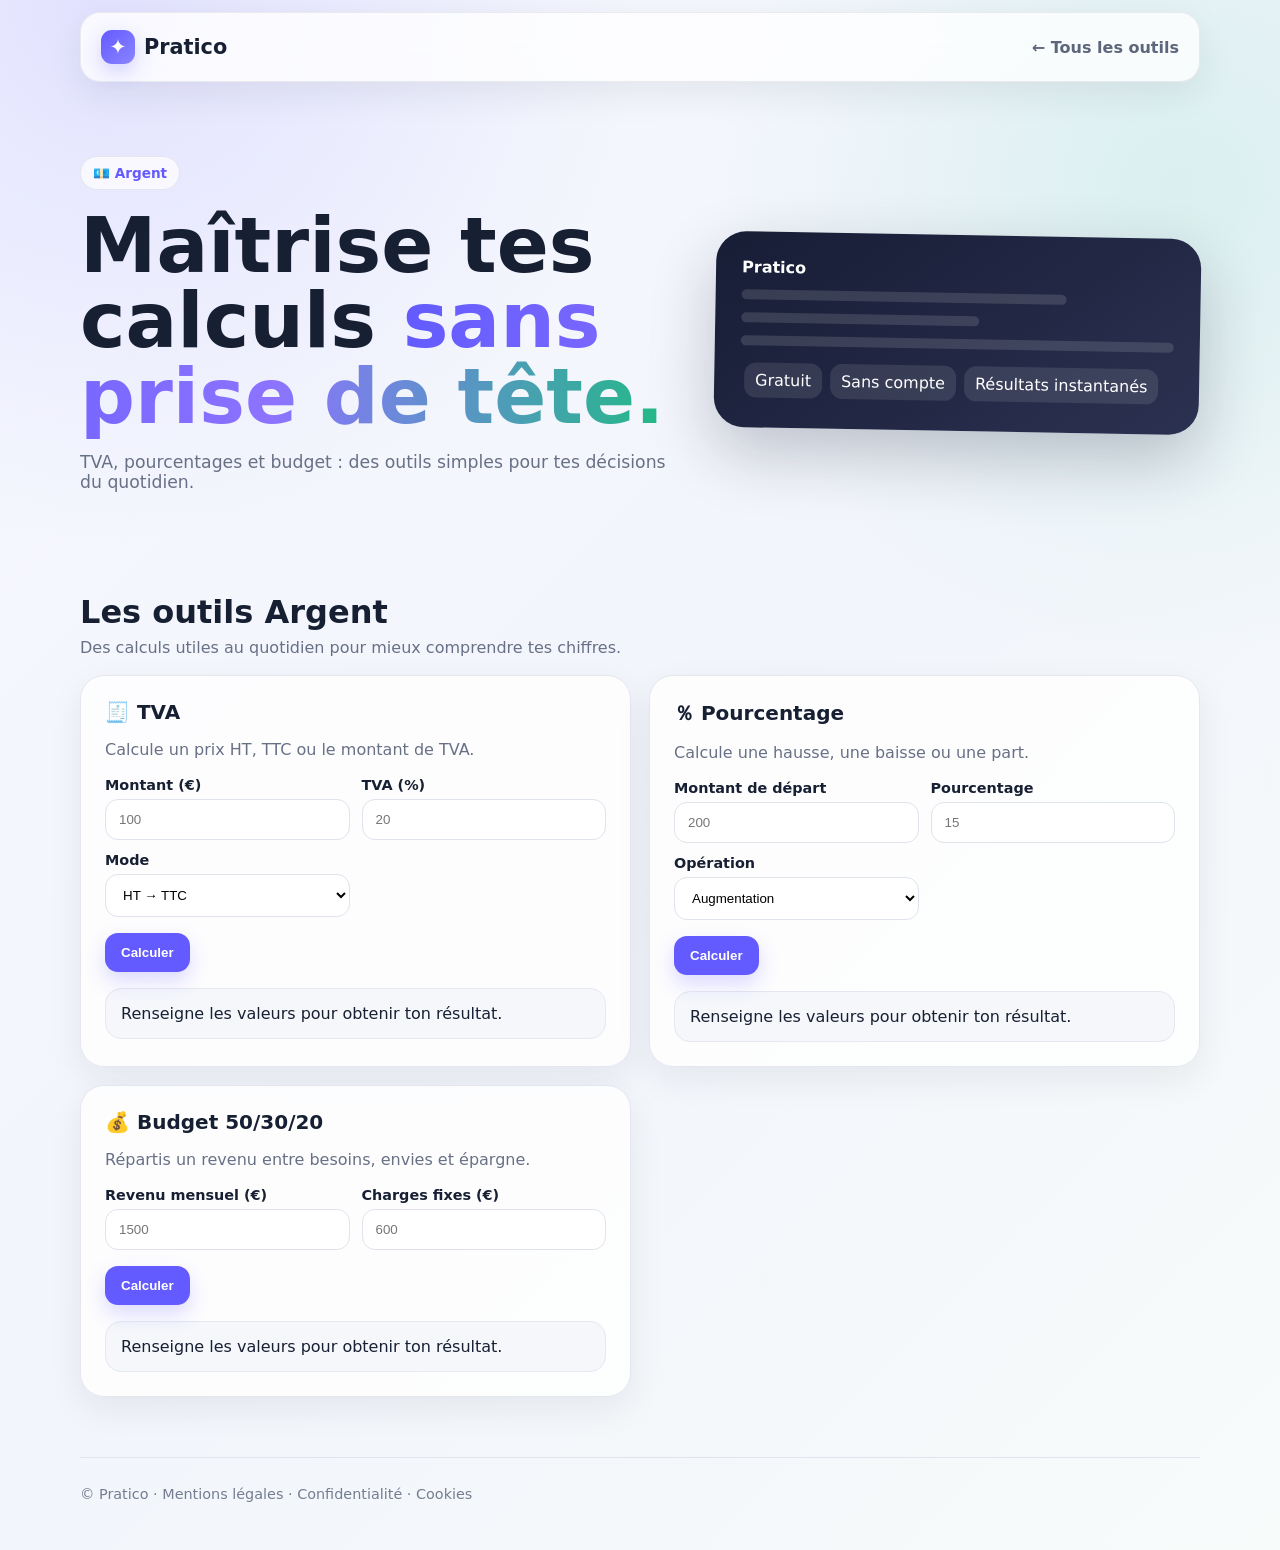
<file: argent.html>
<!doctype html><html lang="fr"><head><meta charset="utf-8"><meta name="viewport" content="width=device-width,initial-scale=1"><meta name="google-adsense-account" content="ca-pub-6914055144338498"><link rel="canonical" href="https://pratico.eu/argent.html"><title>Argent — Pratico</title><meta name="description" content="TVA, pourcentages et budget : des outils simples pour tes décisions du quotidien."><link rel="stylesheet" href="styles.css"></head><body><header class="nav wrap"><div class="navin"><a class="logo" href="index.html"><span class="mark">✦</span>Pratico</a><a class="back" href="index.html">← Tous les outils</a></div></header><main class="wrap"><section class="hero"><div><span class="eyebrow">💶 Argent</span><h1>Maîtrise tes calculs <span class="grad">sans prise de tête.</span></h1><p>TVA, pourcentages et budget : des outils simples pour tes décisions du quotidien.</p></div><div class="hero-card"><strong>Pratico</strong><div class="line"></div><div class="line"></div><div class="line"></div><span class="pill">Gratuit</span><span class="pill">Sans compte</span><span class="pill">Résultats instantanés</span></div></section><div class="section-title"><h2>Les outils Argent</h2><p>Des calculs utiles au quotidien pour mieux comprendre tes chiffres.</p></div><section class="grid"><article class="card"><h3>🧾 TVA</h3><p class="muted">Calcule un prix HT, TTC ou le montant de TVA.</p><div class="fields"><div class="field"><label for="amount">Montant (€)</label><input id="amount" type="number" step="any" placeholder="100" value=""></div><div class="field"><label for="rate">TVA (%)</label><input id="rate" type="number" step="any" placeholder="20" value=""></div><div class="field"><label>Mode</label><select id="mode"><option value="ttc">HT → TTC</option><option value="ht">TTC → HT</option></select></div></div><div class="actions"><button class="primary" onclick="moneyTva()">Calculer</button></div><div id="r1" class="result">Renseigne les valeurs pour obtenir ton résultat.</div></article><article class="card"><h3>％ Pourcentage</h3><p class="muted">Calcule une hausse, une baisse ou une part.</p><div class="fields"><div class="field"><label for="base">Montant de départ</label><input id="base" type="number" step="any" placeholder="200" value=""></div><div class="field"><label for="percent">Pourcentage</label><input id="percent" type="number" step="any" placeholder="15" value=""></div><div class="field"><label>Opération</label><select id="pmode"><option value="up">Augmentation</option><option value="down">Réduction</option></select></div></div><div class="actions"><button class="primary" onclick="moneyPct()">Calculer</button></div><div id="r2" class="result">Renseigne les valeurs pour obtenir ton résultat.</div></article><article class="card"><h3>💰 Budget 50/30/20</h3><p class="muted">Répartis un revenu entre besoins, envies et épargne.</p><div class="fields"><div class="field"><label for="income">Revenu mensuel (€)</label><input id="income" type="number" step="any" placeholder="1500" value=""></div><div class="field"><label for="fixed">Charges fixes (€)</label><input id="fixed" type="number" step="any" placeholder="600" value=""></div></div><div class="actions"><button class="primary" onclick="moneyBudget()">Calculer</button></div><div id="r3" class="result">Renseigne les valeurs pour obtenir ton résultat.</div></article></section><script>const €=n=>n.toLocaleString('fr-FR',{style:'currency',currency:'EUR'});function v(id){return parseFloat(document.getElementById(id).value)||0}function moneyTva(){let a=v('amount'),r=v('rate')/100,tt=document.getElementById('mode').value==='ttc'?a*(1+r):a/(1+r);document.getElementById('r1').innerHTML='<strong>'+€(tt)+'</strong><br>TVA : '+€(document.getElementById('mode').value==='ttc'?tt-a:a-tt); }function moneyPct(){let a=v('base'),p=v('percent')/100,x=document.getElementById('pmode').value==='up'?a*(1+p):a*(1-p);document.getElementById('r2').innerHTML='<strong>'+€(x)+'</strong><br>Écart : '+€(Math.abs(x-a));}function moneyBudget(){let i=v('income'),f=v('fixed'),needs=Math.max(f,i*.5),wants=i*.3,save=i*.2;document.getElementById('r3').innerHTML='<strong>'+€(save)+'</strong> d’épargne cible<br>50 % besoins : '+€(needs)+' · 30 % envies : '+€(wants);}</script></main><footer class="footer wrap">© Pratico · <a href="https://pratico.eu/mentions-legales.html">Mentions légales</a> · <a href="https://pratico.eu/confidentialite.html">Confidentialité</a> · <a href="https://pratico.eu/cookies.html">Cookies</a></footer></body></html>
</file>
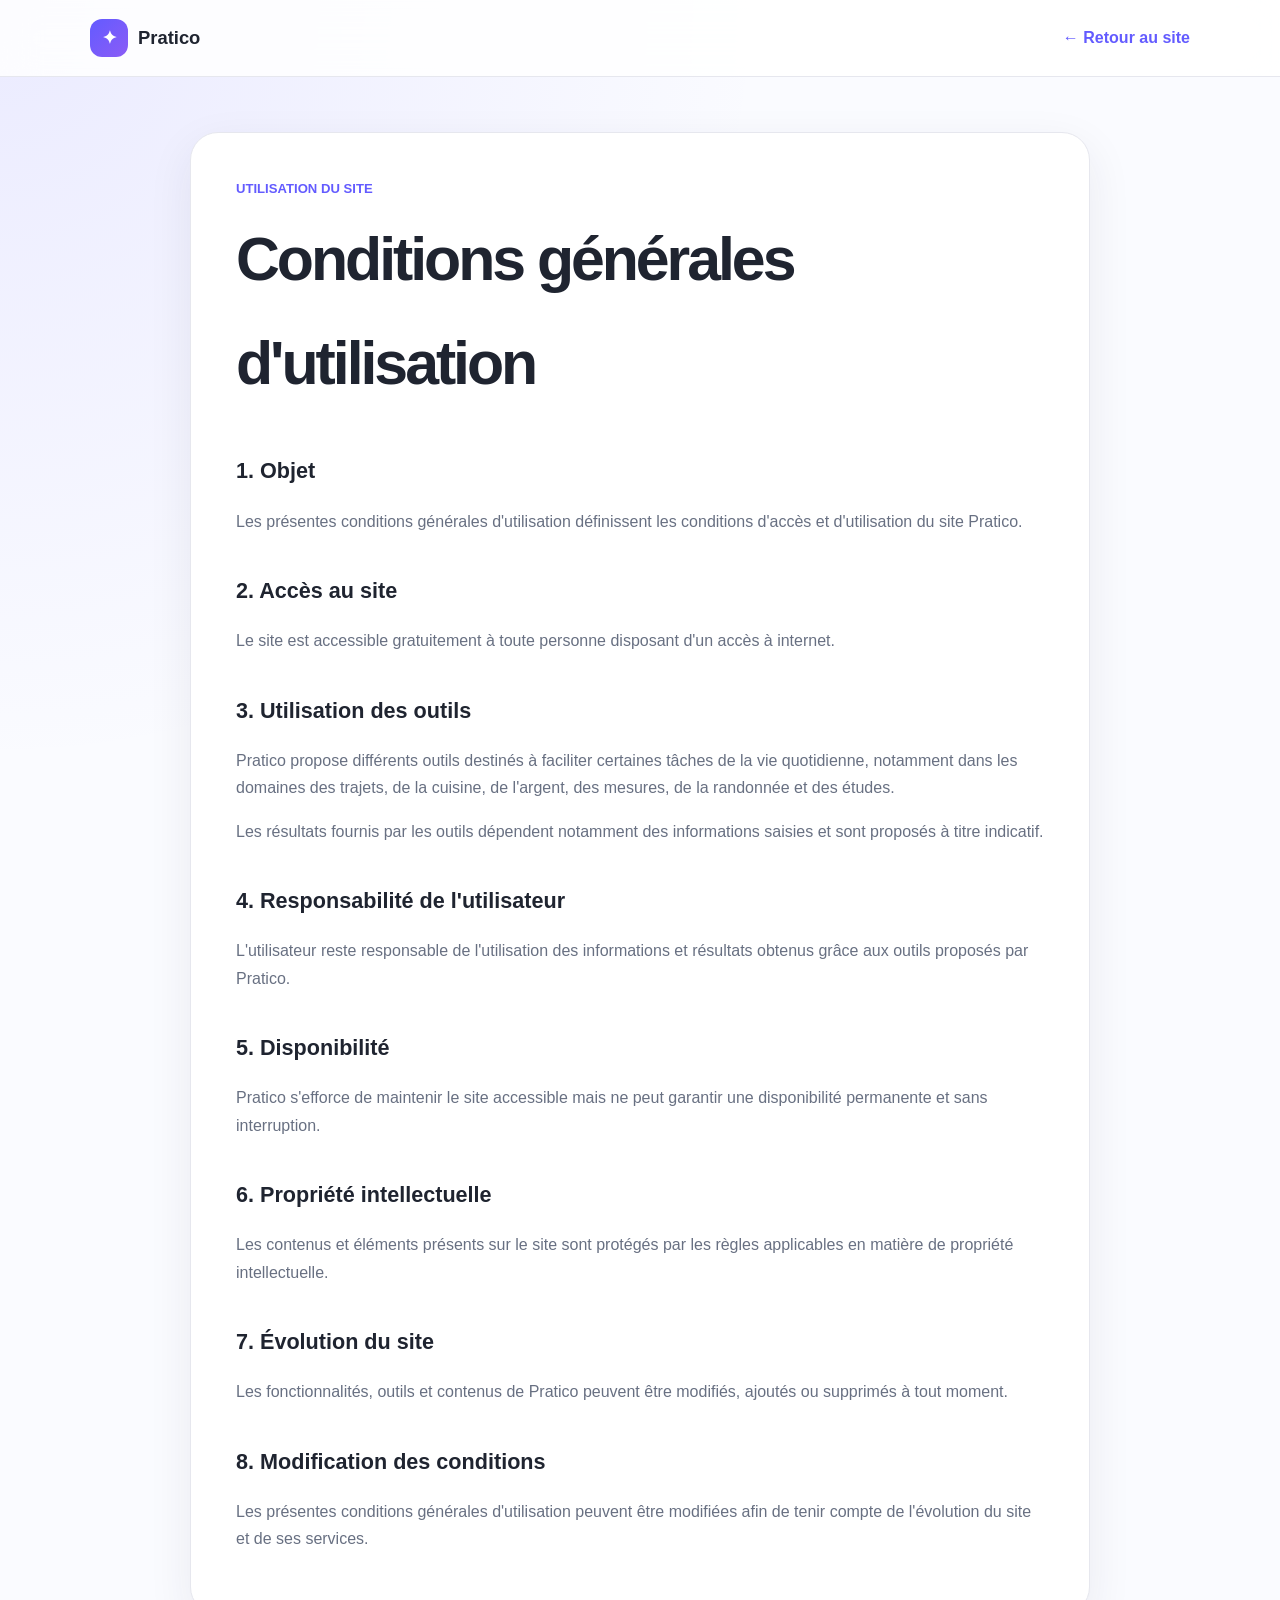
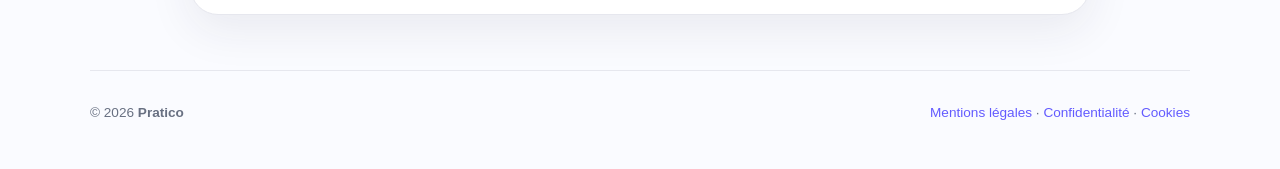
<file: cgu.html>
<!DOCTYPE html>
<html lang="fr">
<head>
<meta charset="UTF-8">
<meta name="viewport" content="width=device-width, initial-scale=1.0">

<title>Conditions générales d'utilisation | Pratico</title>

<style>
:root{
    --primary:#635bff;
    --primary-dark:#4f46e5;
    --primary-light:#eeedff;
    --text:#1f2430;
    --text-soft:#687082;
    --border:#e6e7ee;
    --shadow:0 15px 45px rgba(35,40,70,.08);
    --max-width:1100px;
}

*{box-sizing:border-box}

body{
    margin:0;
    min-height:100vh;
    font-family:Inter,Arial,sans-serif;
    background:
        radial-gradient(circle at top left,rgba(99,91,255,.10),transparent 35%),
        #fafbff;
    color:var(--text);
    line-height:1.7;
}

.navbar{
    background:rgba(255,255,255,.85);
    backdrop-filter:blur(18px);
    border-bottom:1px solid var(--border);
}

.nav-inner{
    width:min(100% - 32px,var(--max-width));
    min-height:76px;
    margin:auto;
    display:flex;
    justify-content:space-between;
    align-items:center;
}

.logo{
    display:flex;
    align-items:center;
    gap:10px;
    text-decoration:none;
    color:var(--text);
    font-size:1.15rem;
    font-weight:800;
}

.logo-mark{
    width:38px;
    height:38px;
    display:grid;
    place-items:center;
    border-radius:12px;
    background:linear-gradient(135deg,var(--primary),#8b5cf6);
    color:#fff;
}

.back-link{
    color:var(--primary);
    text-decoration:none;
    font-weight:700;
}

.page{
    width:min(100% - 32px,900px);
    margin:55px auto;
    padding:45px;
    background:#fff;
    border:1px solid var(--border);
    border-radius:28px;
    box-shadow:var(--shadow);
}

.eyebrow{
    color:var(--primary);
    font-size:.82rem;
    font-weight:800;
    text-transform:uppercase;
}

h1{
    margin:8px 0 30px;
    font-size:clamp(2.3rem,5vw,3.8rem);
    letter-spacing:-.05em;
}

h2{
    margin-top:38px;
    font-size:1.35rem;
}

p{color:var(--text-soft)}

footer{
    width:min(100% - 32px,var(--max-width));
    margin:auto;
    padding:30px 0 45px;
    border-top:1px solid var(--border);
    display:flex;
    justify-content:space-between;
    gap:20px;
    color:var(--text-soft);
    font-size:.85rem;
}

footer a{
    color:var(--primary);
    text-decoration:none;
}

@media(max-width:680px){
    .page{margin:25px auto;padding:28px 20px}
    footer{flex-direction:column}
}
</style>
</head>

<body>

<header class="navbar">
    <div class="nav-inner">
        <a href="index.html" class="logo">
            <span class="logo-mark">✦</span>
            <span>Pratico</span>
        </a>

        <a href="index.html" class="back-link">← Retour au site</a>
    </div>
</header>

<main class="page">

    <div class="eyebrow">Utilisation du site</div>

    <h1>Conditions générales d'utilisation</h1>

    <h2>1. Objet</h2>

    <p>
        Les présentes conditions générales d'utilisation définissent les
        conditions d'accès et d'utilisation du site Pratico.
    </p>

    <h2>2. Accès au site</h2>

    <p>
        Le site est accessible gratuitement à toute personne disposant
        d'un accès à internet.
    </p>

    <h2>3. Utilisation des outils</h2>

    <p>
        Pratico propose différents outils destinés à faciliter certaines
        tâches de la vie quotidienne, notamment dans les domaines des
        trajets, de la cuisine, de l'argent, des mesures, de la randonnée
        et des études.
    </p>

    <p>
        Les résultats fournis par les outils dépendent notamment des
        informations saisies et sont proposés à titre indicatif.
    </p>

    <h2>4. Responsabilité de l'utilisateur</h2>

    <p>
        L'utilisateur reste responsable de l'utilisation des informations
        et résultats obtenus grâce aux outils proposés par Pratico.
    </p>

    <h2>5. Disponibilité</h2>

    <p>
        Pratico s'efforce de maintenir le site accessible mais ne peut
        garantir une disponibilité permanente et sans interruption.
    </p>

    <h2>6. Propriété intellectuelle</h2>

    <p>
        Les contenus et éléments présents sur le site sont protégés par
        les règles applicables en matière de propriété intellectuelle.
    </p>

    <h2>7. Évolution du site</h2>

    <p>
        Les fonctionnalités, outils et contenus de Pratico peuvent être
        modifiés, ajoutés ou supprimés à tout moment.
    </p>

    <h2>8. Modification des conditions</h2>

    <p>
        Les présentes conditions générales d'utilisation peuvent être
        modifiées afin de tenir compte de l'évolution du site et de ses
        services.
    </p>

</main>

<footer>
    <div>© 2026 <strong>Pratico</strong></div>

    <div>
        <a href="mentions-legales.html">Mentions légales</a>
        ·
        <a href="confidentialite.html">Confidentialité</a>
        ·
        <a href="cookies.html">Cookies</a>
    </div>
</footer>

</body>
</html>
</file>
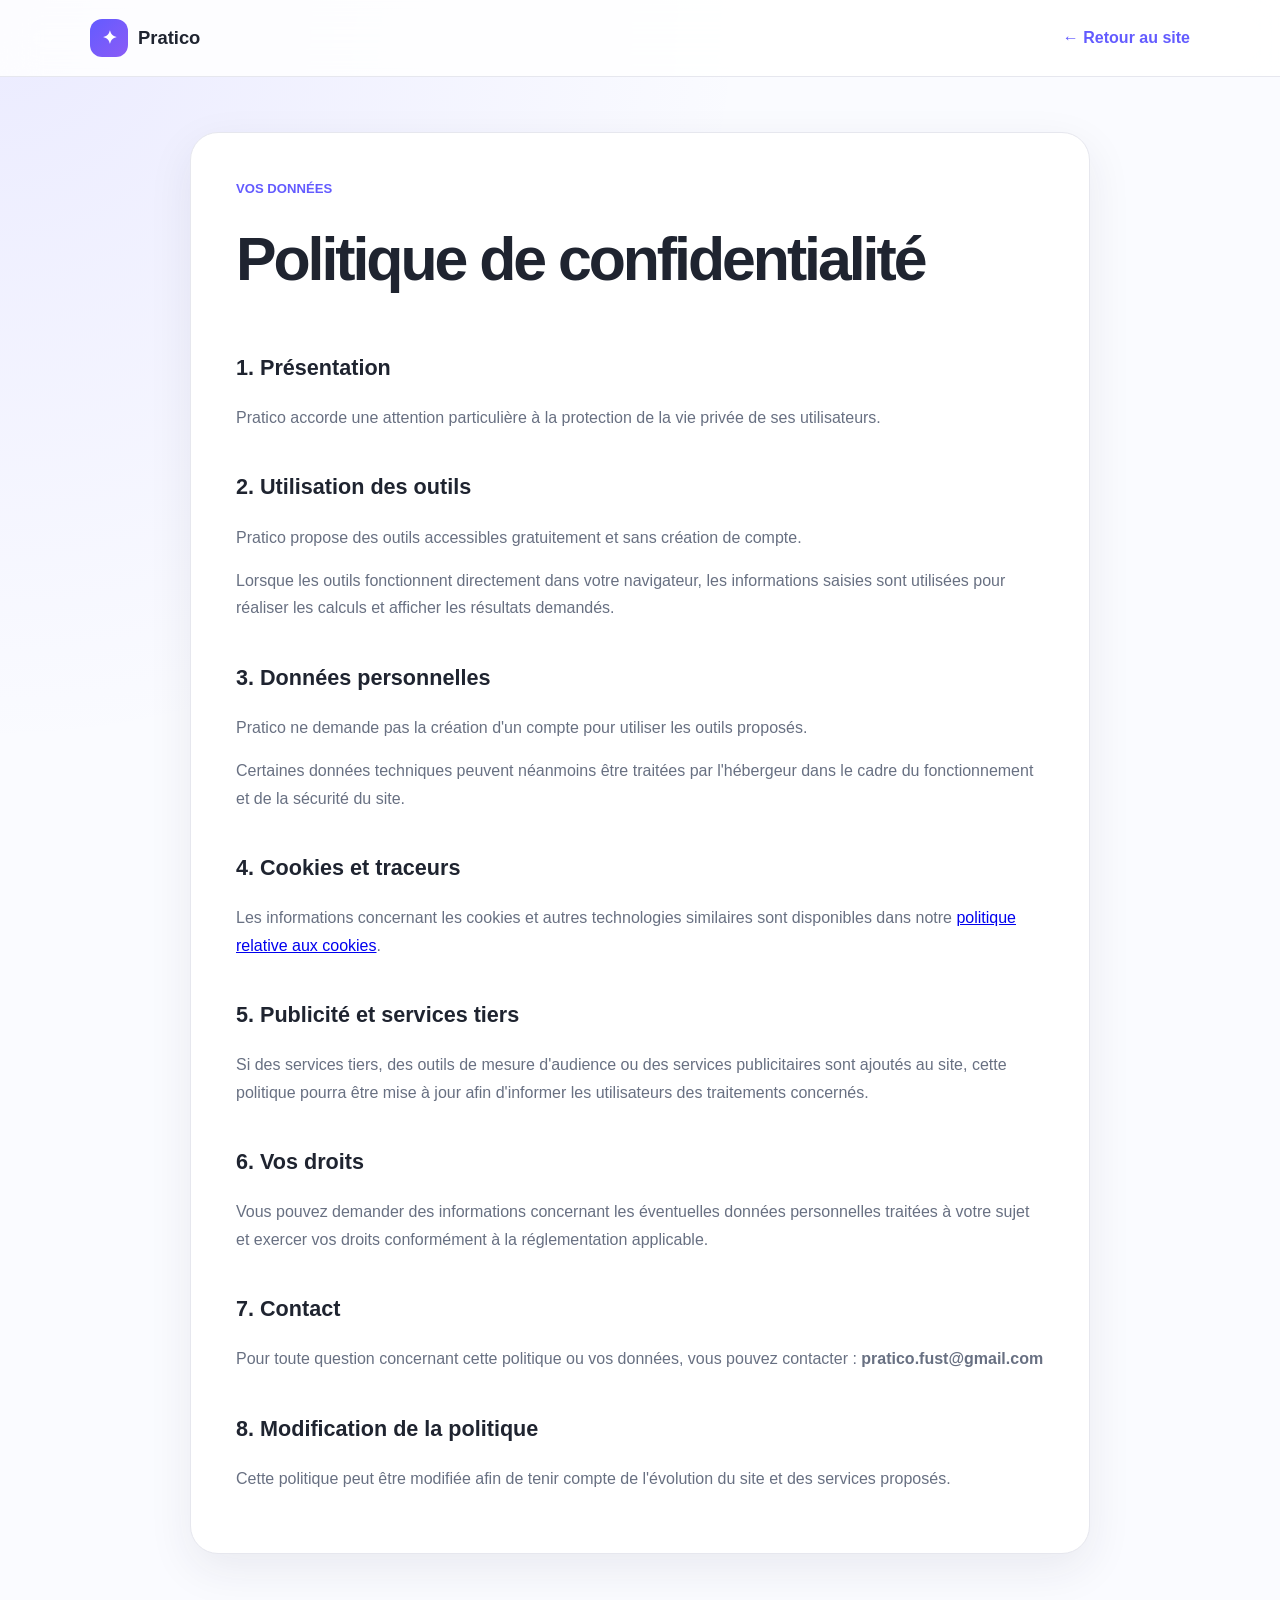
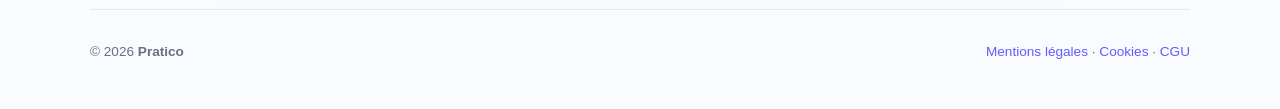
<file: confidentialite.html>
<!DOCTYPE html>
<html lang="fr">
<head>
<meta charset="UTF-8">
<meta name="viewport" content="width=device-width, initial-scale=1.0">

<title>Politique de confidentialité | Pratico</title>

<style>
:root{
    --primary:#635bff;
    --primary-dark:#4f46e5;
    --primary-light:#eeedff;
    --text:#1f2430;
    --text-soft:#687082;
    --surface:#ffffff;
    --border:#e6e7ee;
    --shadow:0 15px 45px rgba(35,40,70,.08);
    --max-width:1100px;
}

*{box-sizing:border-box}

body{
    margin:0;
    min-height:100vh;
    font-family:Inter,Arial,sans-serif;
    background:
        radial-gradient(circle at top left,rgba(99,91,255,.10),transparent 35%),
        #fafbff;
    color:var(--text);
    line-height:1.7;
}

.navbar{
    background:rgba(255,255,255,.85);
    backdrop-filter:blur(18px);
    border-bottom:1px solid var(--border);
}

.nav-inner{
    width:min(100% - 32px,var(--max-width));
    min-height:76px;
    margin:auto;
    display:flex;
    justify-content:space-between;
    align-items:center;
}

.logo{
    display:flex;
    align-items:center;
    gap:10px;
    text-decoration:none;
    color:var(--text);
    font-size:1.15rem;
    font-weight:800;
}

.logo-mark{
    width:38px;
    height:38px;
    display:grid;
    place-items:center;
    border-radius:12px;
    background:linear-gradient(135deg,var(--primary),#8b5cf6);
    color:#fff;
}

.back-link{
    color:var(--primary);
    text-decoration:none;
    font-weight:700;
}

.page{
    width:min(100% - 32px,900px);
    margin:55px auto;
    padding:45px;
    background:#fff;
    border:1px solid var(--border);
    border-radius:28px;
    box-shadow:var(--shadow);
}

.eyebrow{
    color:var(--primary);
    font-size:.82rem;
    font-weight:800;
    text-transform:uppercase;
}

h1{
    margin:8px 0 30px;
    font-size:clamp(2.3rem,5vw,3.8rem);
    letter-spacing:-.05em;
}

h2{
    margin-top:38px;
    font-size:1.35rem;
}

p{color:var(--text-soft)}

footer{
    width:min(100% - 32px,var(--max-width));
    margin:auto;
    padding:30px 0 45px;
    border-top:1px solid var(--border);
    display:flex;
    justify-content:space-between;
    gap:20px;
    color:var(--text-soft);
    font-size:.85rem;
}

footer a{
    color:var(--primary);
    text-decoration:none;
}

@media(max-width:680px){
    .page{margin:25px auto;padding:28px 20px}
    footer{flex-direction:column}
}
</style>
</head>

<body>

<header class="navbar">
    <div class="nav-inner">
        <a href="index.html" class="logo">
            <span class="logo-mark">✦</span>
            <span>Pratico</span>
        </a>

        <a href="index.html" class="back-link">← Retour au site</a>
    </div>
</header>

<main class="page">

    <div class="eyebrow">Vos données</div>

    <h1>Politique de confidentialité</h1>

    <h2>1. Présentation</h2>

    <p>
        Pratico accorde une attention particulière à la protection
        de la vie privée de ses utilisateurs.
    </p>

    <h2>2. Utilisation des outils</h2>

    <p>
        Pratico propose des outils accessibles gratuitement et sans
        création de compte.
    </p>

    <p>
        Lorsque les outils fonctionnent directement dans votre navigateur,
        les informations saisies sont utilisées pour réaliser les calculs
        et afficher les résultats demandés.
    </p>

    <h2>3. Données personnelles</h2>

    <p>
        Pratico ne demande pas la création d'un compte pour utiliser
        les outils proposés.
    </p>

    <p>
        Certaines données techniques peuvent néanmoins être traitées par
        l'hébergeur dans le cadre du fonctionnement et de la sécurité
        du site.
    </p>

    <h2>4. Cookies et traceurs</h2>

    <p>
        Les informations concernant les cookies et autres technologies
        similaires sont disponibles dans notre
        <a href="cookies.html">politique relative aux cookies</a>.
    </p>

    <h2>5. Publicité et services tiers</h2>

    <p>
        Si des services tiers, des outils de mesure d'audience ou des
        services publicitaires sont ajoutés au site, cette politique pourra
        être mise à jour afin d'informer les utilisateurs des traitements
        concernés.
    </p>

    <h2>6. Vos droits</h2>

    <p>
        Vous pouvez demander des informations concernant les éventuelles
        données personnelles traitées à votre sujet et exercer vos droits
        conformément à la réglementation applicable.
    </p>

    <h2>7. Contact</h2>

    <p>
        Pour toute question concernant cette politique ou vos données,
        vous pouvez contacter :
        <strong>pratico.fust@gmail.com</strong>
    </p>

    <h2>8. Modification de la politique</h2>

    <p>
        Cette politique peut être modifiée afin de tenir compte de
        l'évolution du site et des services proposés.
    </p>

</main>

<footer>
    <div>© 2026 <strong>Pratico</strong></div>

    <div>
        <a href="mentions-legales.html">Mentions légales</a>
        ·
        <a href="cookies.html">Cookies</a>
        ·
        <a href="cgu.html">CGU</a>
    </div>
</footer>

</body>
</html>
</file>
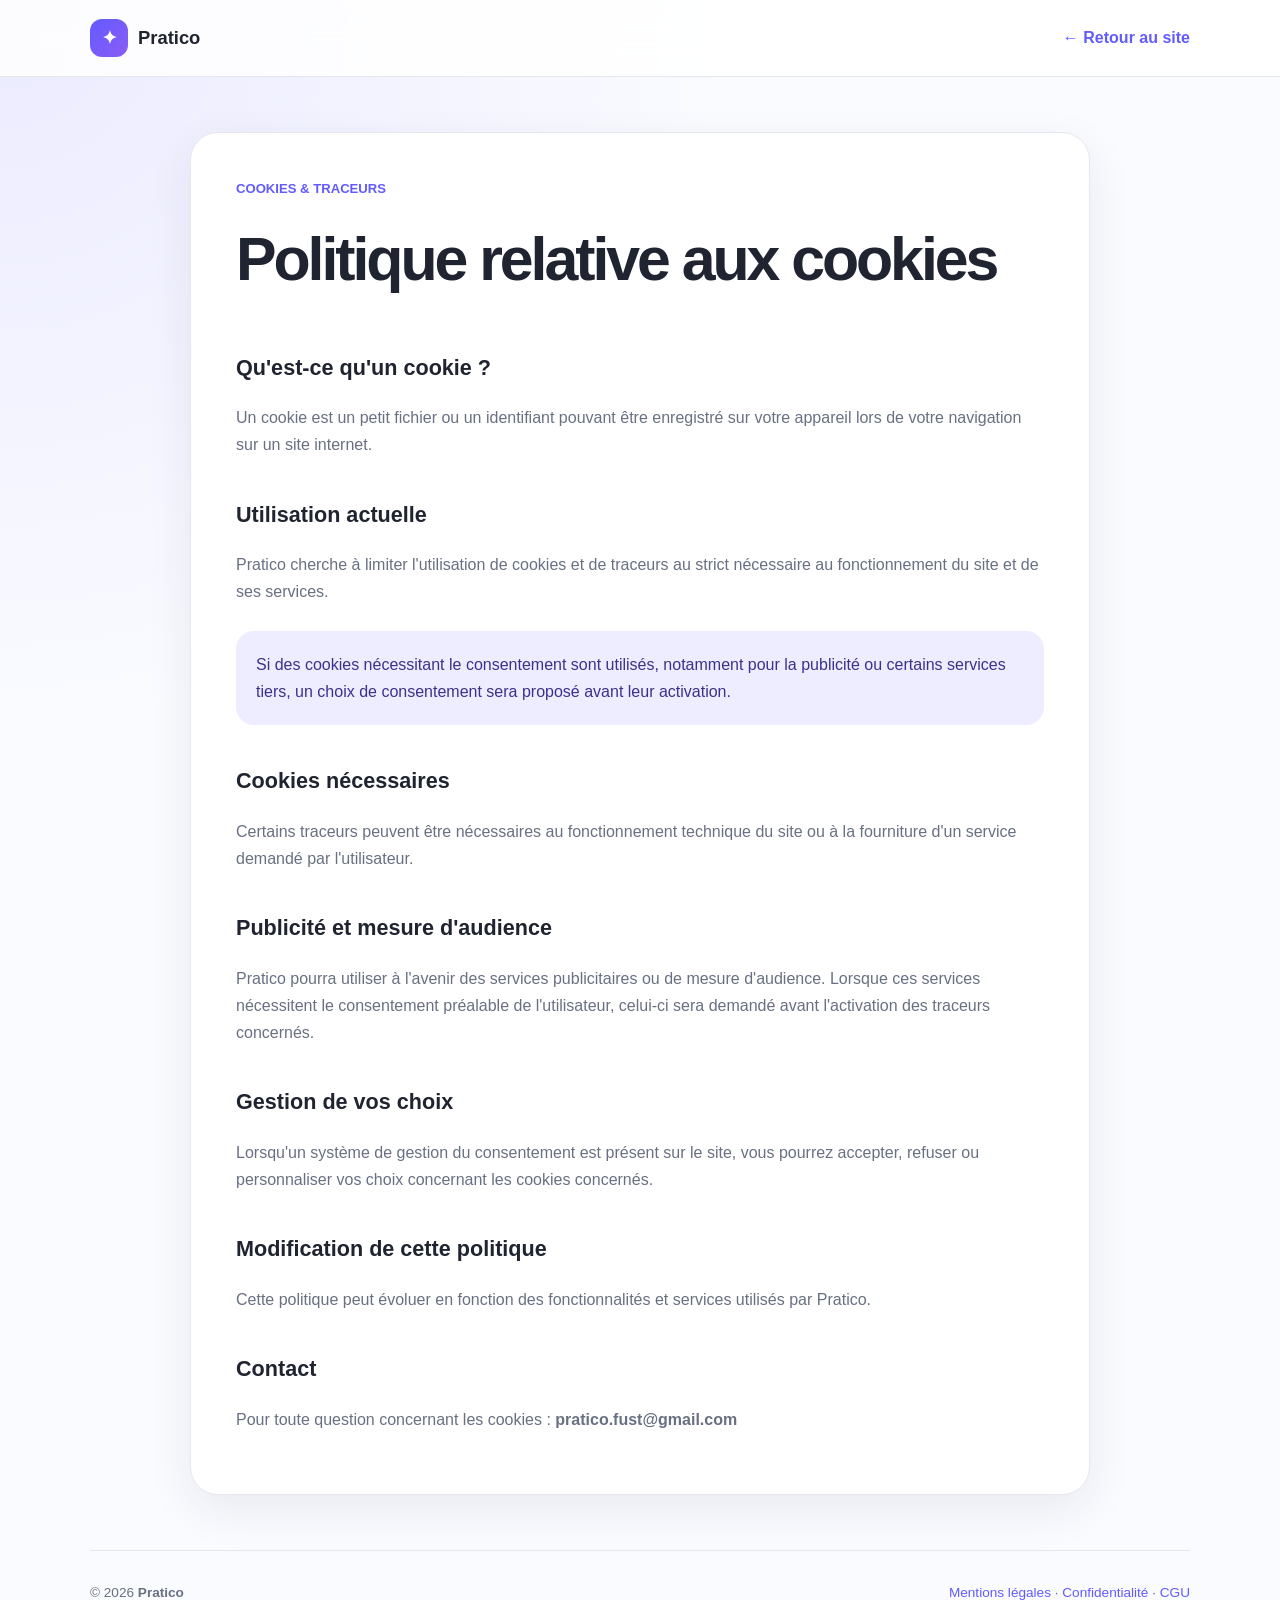
<file: cookies.html>
<!DOCTYPE html>
<html lang="fr">
<head>
<meta charset="UTF-8">
<meta name="viewport" content="width=device-width, initial-scale=1.0">

<title>Politique relative aux cookies | Pratico</title>

<style>
:root{
    --primary:#635bff;
    --primary-dark:#4f46e5;
    --primary-light:#eeedff;
    --text:#1f2430;
    --text-soft:#687082;
    --border:#e6e7ee;
    --shadow:0 15px 45px rgba(35,40,70,.08);
    --max-width:1100px;
}

*{box-sizing:border-box}

body{
    margin:0;
    min-height:100vh;
    font-family:Inter,Arial,sans-serif;
    background:
        radial-gradient(circle at top left,rgba(99,91,255,.10),transparent 35%),
        #fafbff;
    color:var(--text);
    line-height:1.7;
}

.navbar{
    background:rgba(255,255,255,.85);
    backdrop-filter:blur(18px);
    border-bottom:1px solid var(--border);
}

.nav-inner{
    width:min(100% - 32px,var(--max-width));
    min-height:76px;
    margin:auto;
    display:flex;
    justify-content:space-between;
    align-items:center;
}

.logo{
    display:flex;
    align-items:center;
    gap:10px;
    text-decoration:none;
    color:var(--text);
    font-size:1.15rem;
    font-weight:800;
}

.logo-mark{
    width:38px;
    height:38px;
    display:grid;
    place-items:center;
    border-radius:12px;
    background:linear-gradient(135deg,var(--primary),#8b5cf6);
    color:#fff;
}

.back-link{
    color:var(--primary);
    text-decoration:none;
    font-weight:700;
}

.page{
    width:min(100% - 32px,900px);
    margin:55px auto;
    padding:45px;
    background:#fff;
    border:1px solid var(--border);
    border-radius:28px;
    box-shadow:var(--shadow);
}

.eyebrow{
    color:var(--primary);
    font-size:.82rem;
    font-weight:800;
    text-transform:uppercase;
}

h1{
    margin:8px 0 30px;
    font-size:clamp(2.3rem,5vw,3.8rem);
    letter-spacing:-.05em;
}

h2{
    margin-top:38px;
    font-size:1.35rem;
}

p{color:var(--text-soft)}

.notice{
    margin-top:25px;
    padding:20px;
    border-radius:18px;
    background:var(--primary-light);
    color:#39328c;
}

footer{
    width:min(100% - 32px,var(--max-width));
    margin:auto;
    padding:30px 0 45px;
    border-top:1px solid var(--border);
    display:flex;
    justify-content:space-between;
    gap:20px;
    color:var(--text-soft);
    font-size:.85rem;
}

footer a{
    color:var(--primary);
    text-decoration:none;
}

@media(max-width:680px){
    .page{margin:25px auto;padding:28px 20px}
    footer{flex-direction:column}
}
</style>
</head>

<body>

<header class="navbar">
    <div class="nav-inner">
        <a href="index.html" class="logo">
            <span class="logo-mark">✦</span>
            <span>Pratico</span>
        </a>

        <a href="index.html" class="back-link">← Retour au site</a>
    </div>
</header>

<main class="page">

    <div class="eyebrow">Cookies & traceurs</div>

    <h1>Politique relative aux cookies</h1>

    <h2>Qu'est-ce qu'un cookie ?</h2>

    <p>
        Un cookie est un petit fichier ou un identifiant pouvant être
        enregistré sur votre appareil lors de votre navigation sur un site
        internet.
    </p>

    <h2>Utilisation actuelle</h2>

    <p>
        Pratico cherche à limiter l'utilisation de cookies et de traceurs
        au strict nécessaire au fonctionnement du site et de ses services.
    </p>

    <div class="notice">
        Si des cookies nécessitant le consentement sont utilisés, notamment
        pour la publicité ou certains services tiers, un choix de consentement
        sera proposé avant leur activation.
    </div>

    <h2>Cookies nécessaires</h2>

    <p>
        Certains traceurs peuvent être nécessaires au fonctionnement
        technique du site ou à la fourniture d'un service demandé par
        l'utilisateur.
    </p>

    <h2>Publicité et mesure d'audience</h2>

    <p>
        Pratico pourra utiliser à l'avenir des services publicitaires ou
        de mesure d'audience. Lorsque ces services nécessitent le
        consentement préalable de l'utilisateur, celui-ci sera demandé
        avant l'activation des traceurs concernés.
    </p>

    <h2>Gestion de vos choix</h2>

    <p>
        Lorsqu'un système de gestion du consentement est présent sur le site,
        vous pourrez accepter, refuser ou personnaliser vos choix concernant
        les cookies concernés.
    </p>

    <h2>Modification de cette politique</h2>

    <p>
        Cette politique peut évoluer en fonction des fonctionnalités et
        services utilisés par Pratico.
    </p>

    <h2>Contact</h2>

    <p>
        Pour toute question concernant les cookies :
        <strong>pratico.fust@gmail.com</strong>
    </p>

</main>

<footer>
    <div>© 2026 <strong>Pratico</strong></div>

    <div>
        <a href="mentions-legales.html">Mentions légales</a>
        ·
        <a href="confidentialite.html">Confidentialité</a>
        ·
        <a href="cgu.html">CGU</a>
    </div>
</footer>

</body>
</html>
</file>
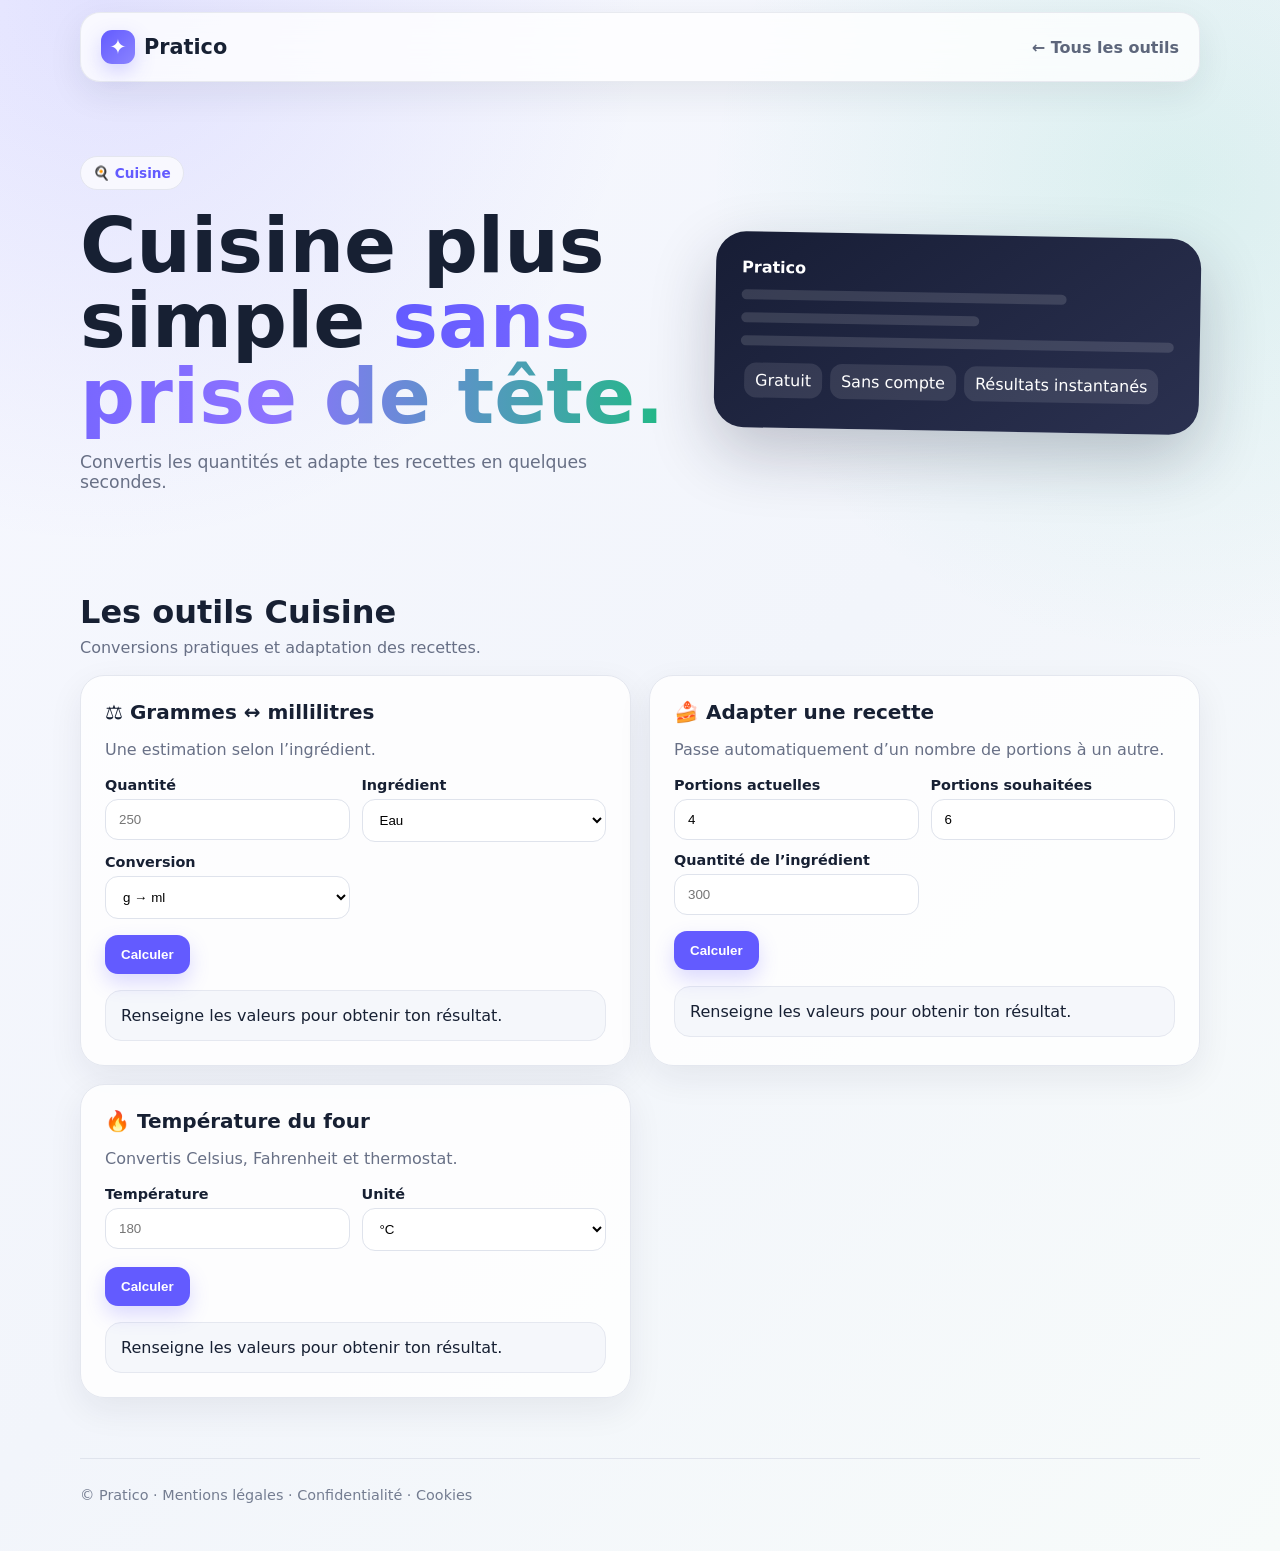
<file: cuisine.html>
<!doctype html><html lang="fr"><head><meta charset="utf-8"><meta name="viewport" content="width=device-width,initial-scale=1"><meta name="google-adsense-account" content="ca-pub-6914055144338498"><link rel="canonical" href="https://pratico.eu/cuisine.html"><title>Cuisine — Pratico</title><meta name="description" content="Convertis les quantités et adapte tes recettes en quelques secondes."><link rel="stylesheet" href="styles.css"></head><body><header class="nav wrap"><div class="navin"><a class="logo" href="index.html"><span class="mark">✦</span>Pratico</a><a class="back" href="index.html">← Tous les outils</a></div></header><main class="wrap"><section class="hero"><div><span class="eyebrow">🍳 Cuisine</span><h1>Cuisine plus simple <span class="grad">sans prise de tête.</span></h1><p>Convertis les quantités et adapte tes recettes en quelques secondes.</p></div><div class="hero-card"><strong>Pratico</strong><div class="line"></div><div class="line"></div><div class="line"></div><span class="pill">Gratuit</span><span class="pill">Sans compte</span><span class="pill">Résultats instantanés</span></div></section><div class="section-title"><h2>Les outils Cuisine</h2><p>Conversions pratiques et adaptation des recettes.</p></div><section class="grid"><article class="card"><h3>⚖️ Grammes ↔ millilitres</h3><p class="muted">Une estimation selon l’ingrédient.</p><div class="fields"><div class="field"><label for="q">Quantité</label><input id="q" type="number" step="any" placeholder="250" value=""></div><div class="field"><label>Ingrédient</label><select id="ing"><option value="water">Eau</option><option value="milk">Lait</option><option value="flour">Farine</option><option value="sugar">Sucre</option><option value="rice">Riz cru</option></select></div><div class="field"><label>Conversion</label><select id="dir"><option value="gml">g → ml</option><option value="mlg">ml → g</option></select></div></div><div class="actions"><button class="primary" onclick="cookConvert()">Calculer</button></div><div id="r1" class="result">Renseigne les valeurs pour obtenir ton résultat.</div></article><article class="card"><h3>🍰 Adapter une recette</h3><p class="muted">Passe automatiquement d’un nombre de portions à un autre.</p><div class="fields"><div class="field"><label for="portion">Portions actuelles</label><input id="portion" type="number" step="1" placeholder="4" value="4"></div><div class="field"><label for="target">Portions souhaitées</label><input id="target" type="number" step="1" placeholder="6" value="6"></div><div class="field"><label for="qty">Quantité de l’ingrédient</label><input id="qty" type="number" step="any" placeholder="300" value=""></div></div><div class="actions"><button class="primary" onclick="cookPortions()">Calculer</button></div><div id="r2" class="result">Renseigne les valeurs pour obtenir ton résultat.</div></article><article class="card"><h3>🔥 Température du four</h3><p class="muted">Convertis Celsius, Fahrenheit et thermostat.</p><div class="fields"><div class="field"><label for="temp">Température</label><input id="temp" type="number" step="any" placeholder="180" value=""></div><div class="field"><label>Unité</label><select id="unit"><option value="c">°C</option><option value="f">°F</option><option value="t">Thermostat</option></select></div></div><div class="actions"><button class="primary" onclick="cookTemp()">Calculer</button></div><div id="r3" class="result">Renseigne les valeurs pour obtenir ton résultat.</div></article></section><script>const den={water:1,milk:1.03,flour:.59,sugar:.85,rice:.75};function v(id){return parseFloat(document.getElementById(id).value)||0}function cookConvert(){let d=den[document.getElementById('ing').value],q=v('q'),x=document.getElementById('dir').value==='gml'?q/d:q*d;document.getElementById('r1').innerHTML='<strong>'+x.toFixed(1)+' '+(document.getElementById('dir').value==='gml'?'ml':'g')+'</strong>';}function cookPortions(){let x=v('qty')*v('target')/v('portion');document.getElementById('r2').innerHTML='<strong>'+x.toFixed(1)+'</strong><br>nouvelle quantité';}function cookTemp(){let q=v('temp'),u=document.getElementById('unit').value,c=u==='c'?q:u==='f'?(q-32)*5/9:(q<=1?100:q<=2?150:q<=3?180:q<=4?200:220);document.getElementById('r3').innerHTML='<strong>'+c.toFixed(0)+' °C</strong><br>'+((c*9/5)+32).toFixed(0)+' °F';}</script></main><footer class="footer wrap">© Pratico · <a href="https://pratico.eu/mentions-legales.html">Mentions légales</a> · <a href="https://pratico.eu/confidentialite.html">Confidentialité</a> · <a href="https://pratico.eu/cookies.html">Cookies</a></footer></body></html>
</file>
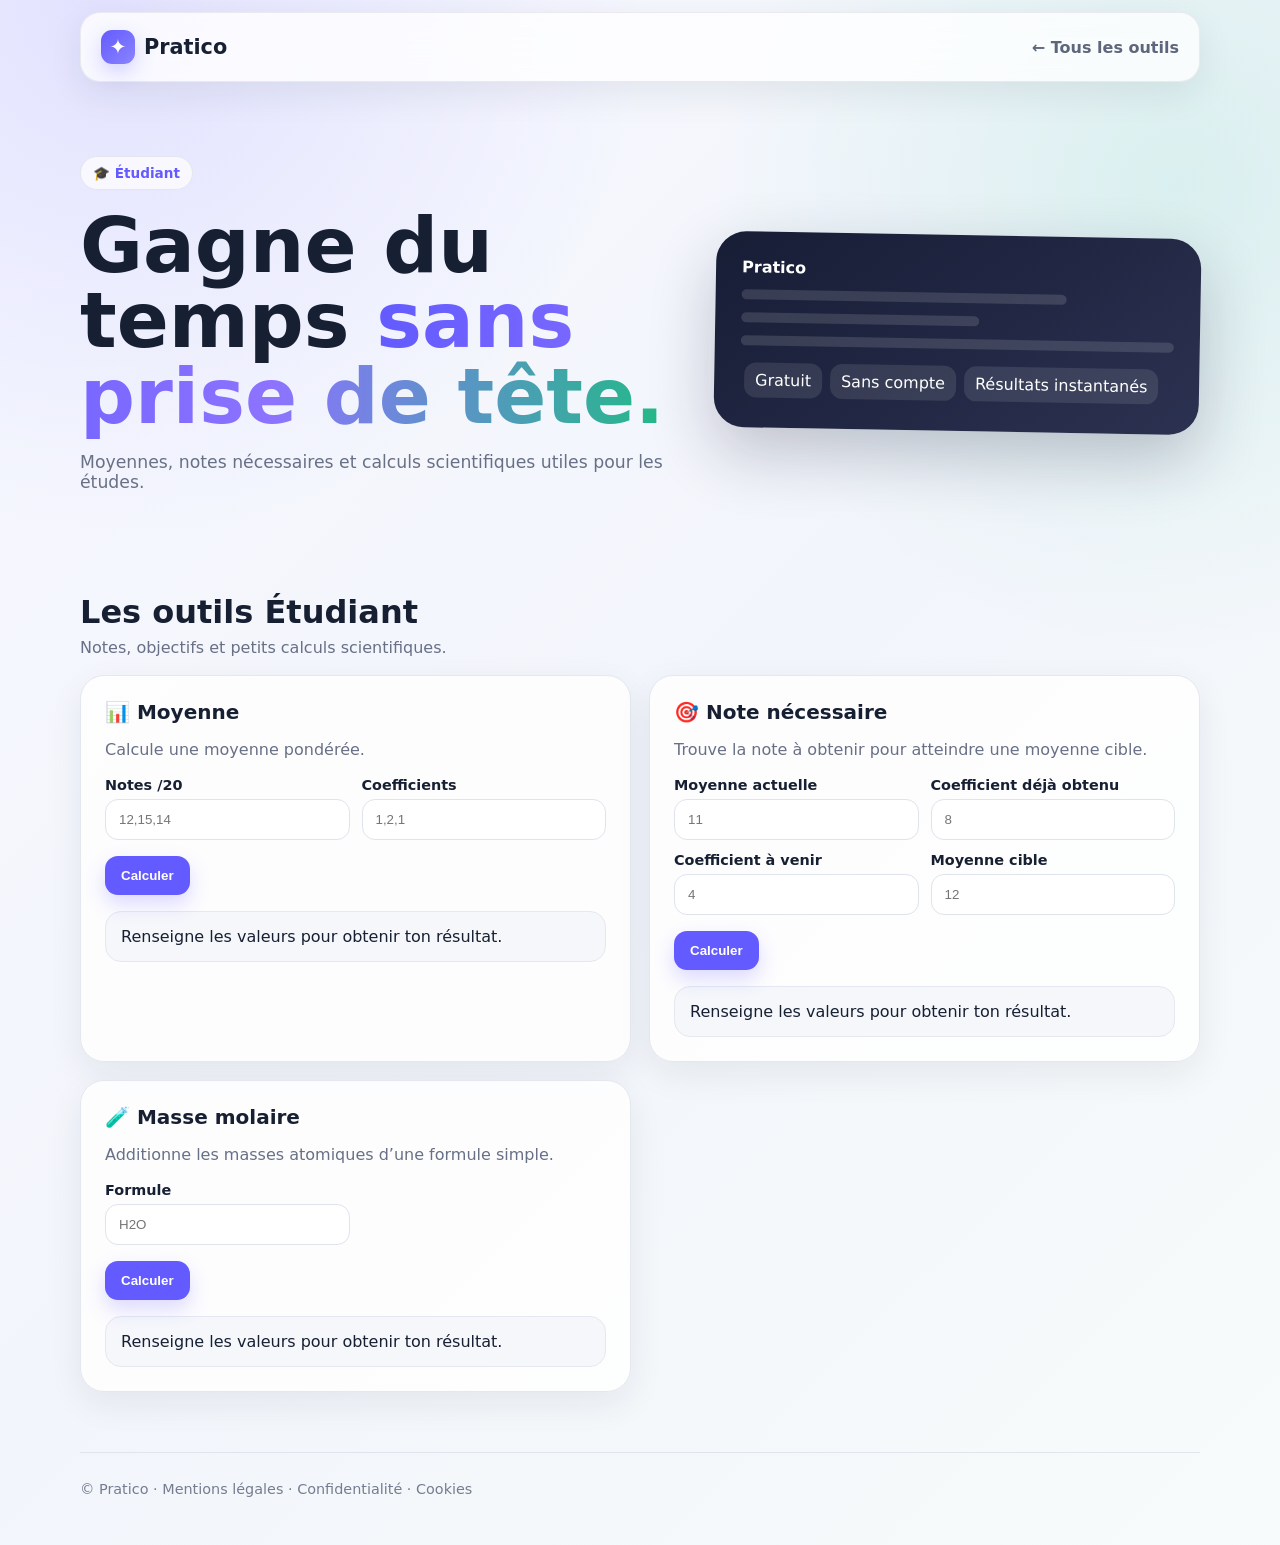
<file: etudiant.html>
<!doctype html><html lang="fr"><head><meta charset="utf-8"><meta name="viewport" content="width=device-width,initial-scale=1"><meta name="google-adsense-account" content="ca-pub-6914055144338498"><link rel="canonical" href="https://pratico.eu/etudiant.html"><title>Étudiant — Pratico</title><meta name="description" content="Moyennes, notes nécessaires et calculs scientifiques utiles pour les études."><link rel="stylesheet" href="styles.css"></head><body><header class="nav wrap"><div class="navin"><a class="logo" href="index.html"><span class="mark">✦</span>Pratico</a><a class="back" href="index.html">← Tous les outils</a></div></header><main class="wrap"><section class="hero"><div><span class="eyebrow">🎓 Étudiant</span><h1>Gagne du temps <span class="grad">sans prise de tête.</span></h1><p>Moyennes, notes nécessaires et calculs scientifiques utiles pour les études.</p></div><div class="hero-card"><strong>Pratico</strong><div class="line"></div><div class="line"></div><div class="line"></div><span class="pill">Gratuit</span><span class="pill">Sans compte</span><span class="pill">Résultats instantanés</span></div></section><div class="section-title"><h2>Les outils Étudiant</h2><p>Notes, objectifs et petits calculs scientifiques.</p></div><section class="grid"><article class="card"><h3>📊 Moyenne</h3><p class="muted">Calcule une moyenne pondérée.</p><div class="fields"><div class="field"><label for="notes">Notes /20</label><input id="notes" type="text" step="any" placeholder="12,15,14" value=""></div><div class="field"><label for="coefs">Coefficients</label><input id="coefs" type="text" step="any" placeholder="1,2,1" value=""></div></div><div class="actions"><button class="primary" onclick="studentAvg()">Calculer</button></div><div id="r1" class="result">Renseigne les valeurs pour obtenir ton résultat.</div></article><article class="card"><h3>🎯 Note nécessaire</h3><p class="muted">Trouve la note à obtenir pour atteindre une moyenne cible.</p><div class="fields"><div class="field"><label for="cur">Moyenne actuelle</label><input id="cur" type="number" step="any" placeholder="11" value=""></div><div class="field"><label for="curcoef">Coefficient déjà obtenu</label><input id="curcoef" type="number" step="any" placeholder="8" value=""></div><div class="field"><label for="nextcoef">Coefficient à venir</label><input id="nextcoef" type="number" step="any" placeholder="4" value=""></div><div class="field"><label for="target">Moyenne cible</label><input id="target" type="number" step="any" placeholder="12" value=""></div></div><div class="actions"><button class="primary" onclick="studentNeed()">Calculer</button></div><div id="r2" class="result">Renseigne les valeurs pour obtenir ton résultat.</div></article><article class="card"><h3>🧪 Masse molaire</h3><p class="muted">Additionne les masses atomiques d’une formule simple.</p><div class="fields"><div class="field"><label for="formula">Formule</label><input id="formula" type="text" step="any" placeholder="H2O" value=""></div></div><div class="actions"><button class="primary" onclick="studentMol()">Calculer</button></div><div id="r3" class="result">Renseigne les valeurs pour obtenir ton résultat.</div></article></section><script>function nums(id){return document.getElementById(id).value.split(',').map(Number).filter(x=>!isNaN(x))}function studentAvg(){let n=nums('notes'),c=nums('coefs');if(n.length!==c.length){document.getElementById('r1').innerHTML='<strong>Vérifie tes listes.</strong>';return}let s=n.reduce((a,x,i)=>a+x*c[i],0),k=c.reduce((a,x)=>a+x,0);document.getElementById('r1').innerHTML='<strong>'+(s/k).toFixed(2)+'/20</strong>';}function studentNeed(){let x=(v('target')*(v('curcoef')+v('nextcoef'))-v('cur')*v('curcoef'))/v('nextcoef');document.getElementById('r2').innerHTML='<strong>'+x.toFixed(2)+'/20</strong><br>note nécessaire';}function v(id){return parseFloat(document.getElementById(id).value)||0}function studentMol(){let mass={H:1.008,C:12.011,O:15.999,N:14.007,Na:22.990,Cl:35.45,S:32.06};let f=document.getElementById('formula').value,rx=/([A-Z][a-z]?)(\d*)/g,m,total=0;while((m=rx.exec(f))){if(!(m[1] in mass)){document.getElementById('r3').innerHTML='<strong>Élément inconnu.</strong>';return}total+=mass[m[1]]*(m[2]?+m[2]:1)}document.getElementById('r3').innerHTML='<strong>'+total.toFixed(3)+' g/mol</strong>';}</script></main><footer class="footer wrap">© Pratico · <a href="https://pratico.eu/mentions-legales.html">Mentions légales</a> · <a href="https://pratico.eu/confidentialite.html">Confidentialité</a> · <a href="https://pratico.eu/cookies.html">Cookies</a></footer></body></html>
</file>
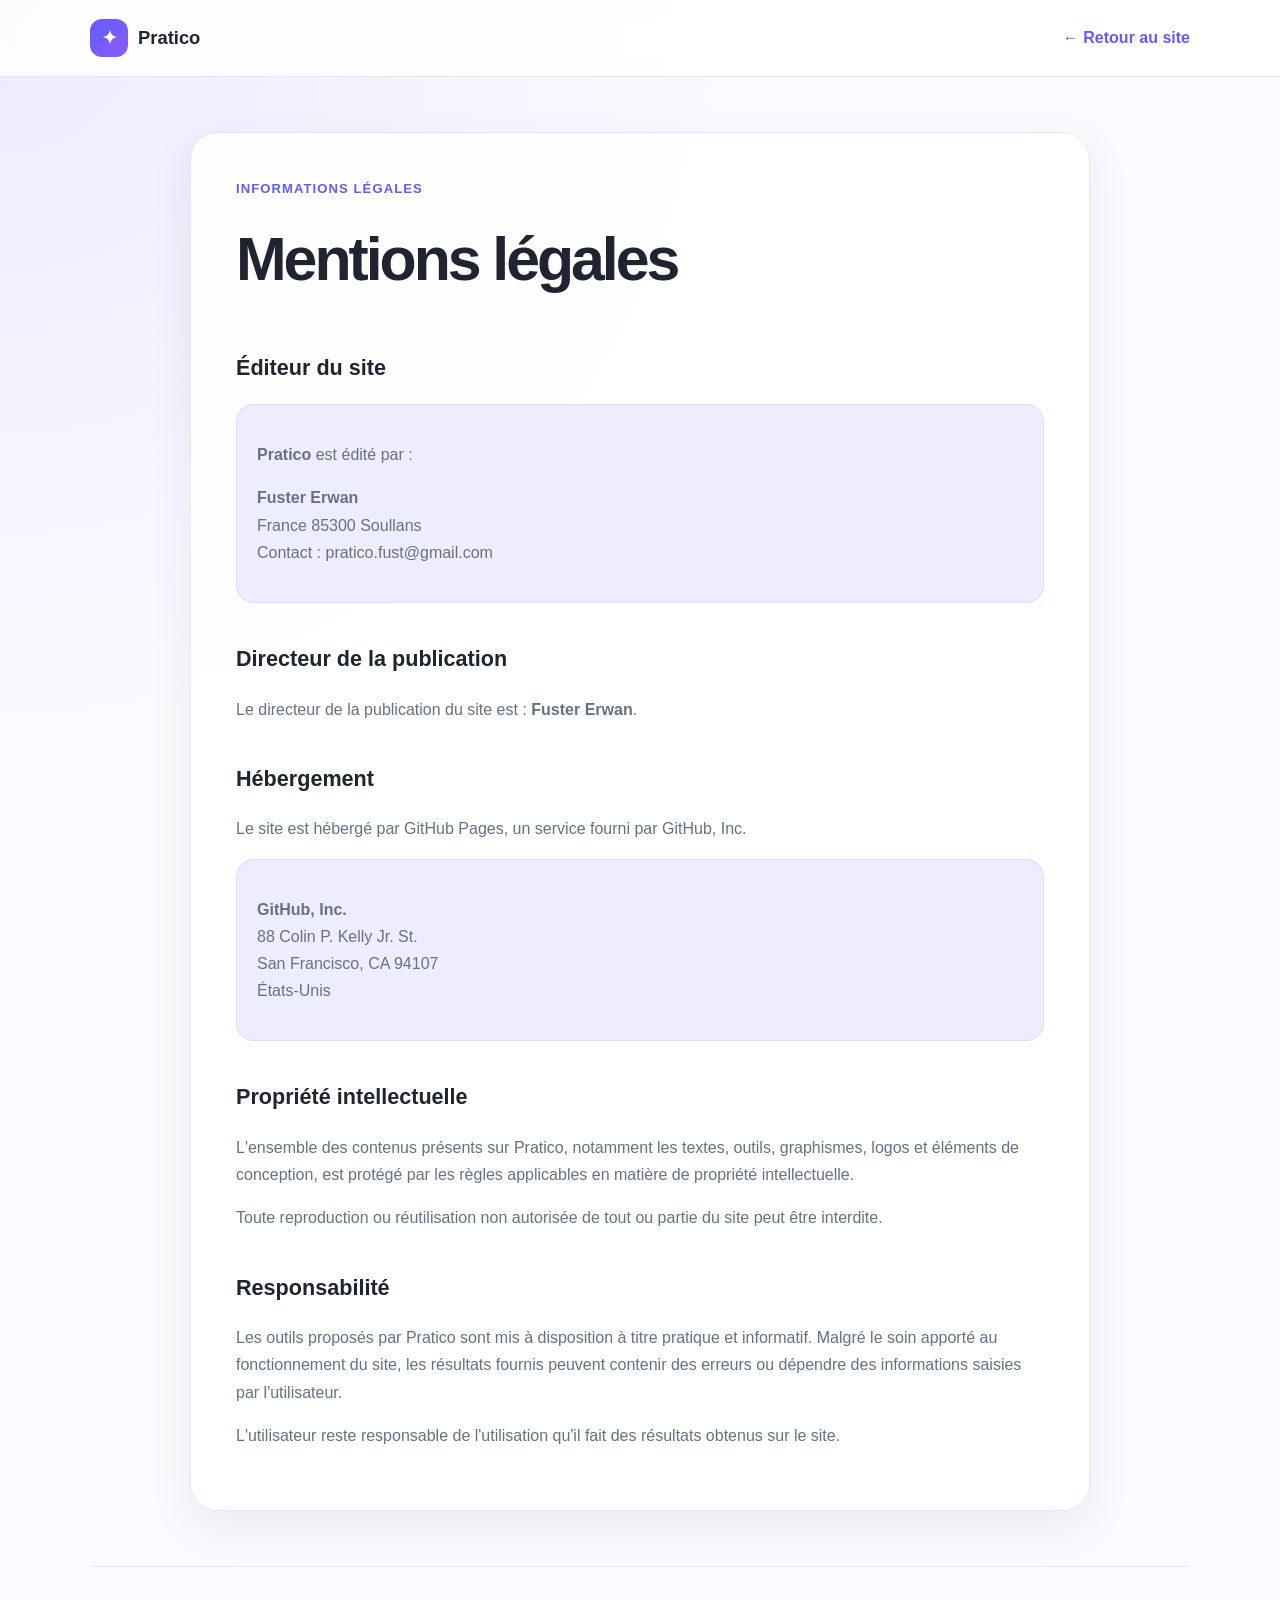
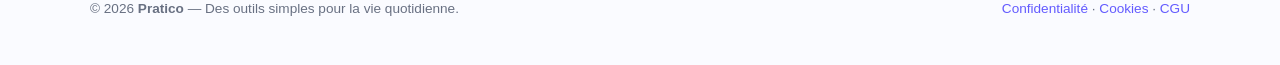
<file: mentions-legales.html>
<!DOCTYPE html>
<html lang="fr">
<head>
<meta charset="UTF-8">
<meta name="viewport" content="width=device-width, initial-scale=1.0">

<title>Mentions légales | Pratico</title>

<style>
:root{
    --primary:#635bff;
    --primary-dark:#4f46e5;
    --primary-light:#eeedff;
    --text:#1f2430; 
    --text-soft:#687082;
    --surface:#ffffff;
    --surface-soft:#f8f8fc;
    --border:#e6e7ee;
    --shadow:0 15px 45px rgba(35,40,70,.08);
    --max-width:1100px;
}

*{
    box-sizing:border-box;
}

html{
    scroll-behavior:smooth;
}

body{
    margin:0;
    min-height:100vh;
    font-family:Inter,Arial,sans-serif;
    background:
        radial-gradient(circle at top left,rgba(99,91,255,.10),transparent 35%),
        #fafbff;
    color:var(--text);
    line-height:1.7;
}

.navbar{
    width:100%;
    background:rgba(255,255,255,.85);
    backdrop-filter:blur(18px);
    border-bottom:1px solid var(--border);
}

.nav-inner{
    width:min(100% - 32px,var(--max-width));
    min-height:76px;
    margin:auto;
    display:flex;
    align-items:center;
    justify-content:space-between;
}

.logo{
    display:flex;
    align-items:center;
    gap:10px;
    color:var(--text);
    text-decoration:none;
    font-size:1.15rem;
    font-weight:800;
}

.logo-mark{
    width:38px;
    height:38px;
    display:grid;
    place-items:center;
    border-radius:12px;
    background:linear-gradient(135deg,var(--primary),#8b5cf6);
    color:#fff;
}

.back-link{
    color:var(--primary);
    text-decoration:none;
    font-weight:700;
}

.back-link:hover{
    color:var(--primary-dark);
}

.page{
    width:min(100% - 32px,900px);
    margin:55px auto;
    padding:45px;
    background:rgba(255,255,255,.9);
    border:1px solid var(--border);
    border-radius:28px;
    box-shadow:var(--shadow);
}

.eyebrow{
    color:var(--primary);
    font-size:.82rem;
    font-weight:800;
    text-transform:uppercase;
    letter-spacing:.08em;
}

h1{
    margin:8px 0 30px;
    font-size:clamp(2.3rem,5vw,3.8rem);
    letter-spacing:-.05em;
}

h2{
    margin-top:38px;
    font-size:1.35rem;
}

p{
    color:var(--text-soft);
}

.info-box{
    padding:20px;
    border-radius:18px;
    background:var(--primary-light);
    border:1px solid rgba(99,91,255,.12);
}

footer{
    width:min(100% - 32px,var(--max-width));
    margin:0 auto;
    padding:30px 0 45px;
    border-top:1px solid var(--border);
    display:flex;
    justify-content:space-between;
    gap:20px;
    color:var(--text-soft);
    font-size:.85rem;
}

footer a{
    color:var(--primary);
    text-decoration:none;
}

@media(max-width:680px){
    .page{
        margin:25px auto;
        padding:28px 20px;
        border-radius:22px;
    }

    footer{
        flex-direction:column;
    }
}
</style>
</head>

<body>

<header class="navbar">
    <div class="nav-inner">
        <a href="index.html" class="logo">
            <span class="logo-mark">✦</span>
            <span>Pratico</span>
        </a>

        <a href="index.html" class="back-link">← Retour au site</a>
    </div>
</header>

<main class="page">

    <div class="eyebrow">Informations légales</div>

    <h1>Mentions légales</h1>

    <h2>Éditeur du site</h2>

    <div class="info-box">
        <p><strong>Pratico</strong> est édité par :</p>

        <p>
            <strong>Fuster Erwan </strong><br>
            France 85300 Soullans<br>
            Contact : pratico.fust@gmail.com
        </p>
    </div>

    <h2>Directeur de la publication</h2>

    <p>
        Le directeur de la publication du site est :
        <strong>Fuster Erwan</strong>.
    </p>

    <h2>Hébergement</h2>

    <p>
        Le site est hébergé par GitHub Pages, un service fourni par GitHub, Inc.
    </p>

    <div class="info-box">
        <p>
            <strong>GitHub, Inc.</strong><br>
            88 Colin P. Kelly Jr. St.<br>
            San Francisco, CA 94107<br>
            États-Unis
        </p>
    </div>

    <h2>Propriété intellectuelle</h2>

    <p>
        L'ensemble des contenus présents sur Pratico, notamment les textes,
        outils, graphismes, logos et éléments de conception, est protégé par
        les règles applicables en matière de propriété intellectuelle.
    </p>

    <p>
        Toute reproduction ou réutilisation non autorisée de tout ou partie
        du site peut être interdite.
    </p>

    <h2>Responsabilité</h2>

    <p>
        Les outils proposés par Pratico sont mis à disposition à titre
        pratique et informatif. Malgré le soin apporté au fonctionnement
        du site, les résultats fournis peuvent contenir des erreurs ou
        dépendre des informations saisies par l'utilisateur.
    </p>

    <p>
        L'utilisateur reste responsable de l'utilisation qu'il fait des
        résultats obtenus sur le site.
    </p>

</main>

<footer>
    <div>© 2026 <strong>Pratico</strong> — Des outils simples pour la vie quotidienne.</div>

    <div>
        <a href="confidentialite.html">Confidentialité</a>
        ·
        <a href="cookies.html">Cookies</a>
        ·
        <a href="cgu.html">CGU</a>
    </div>
</footer>

</body>
</html>
</file>
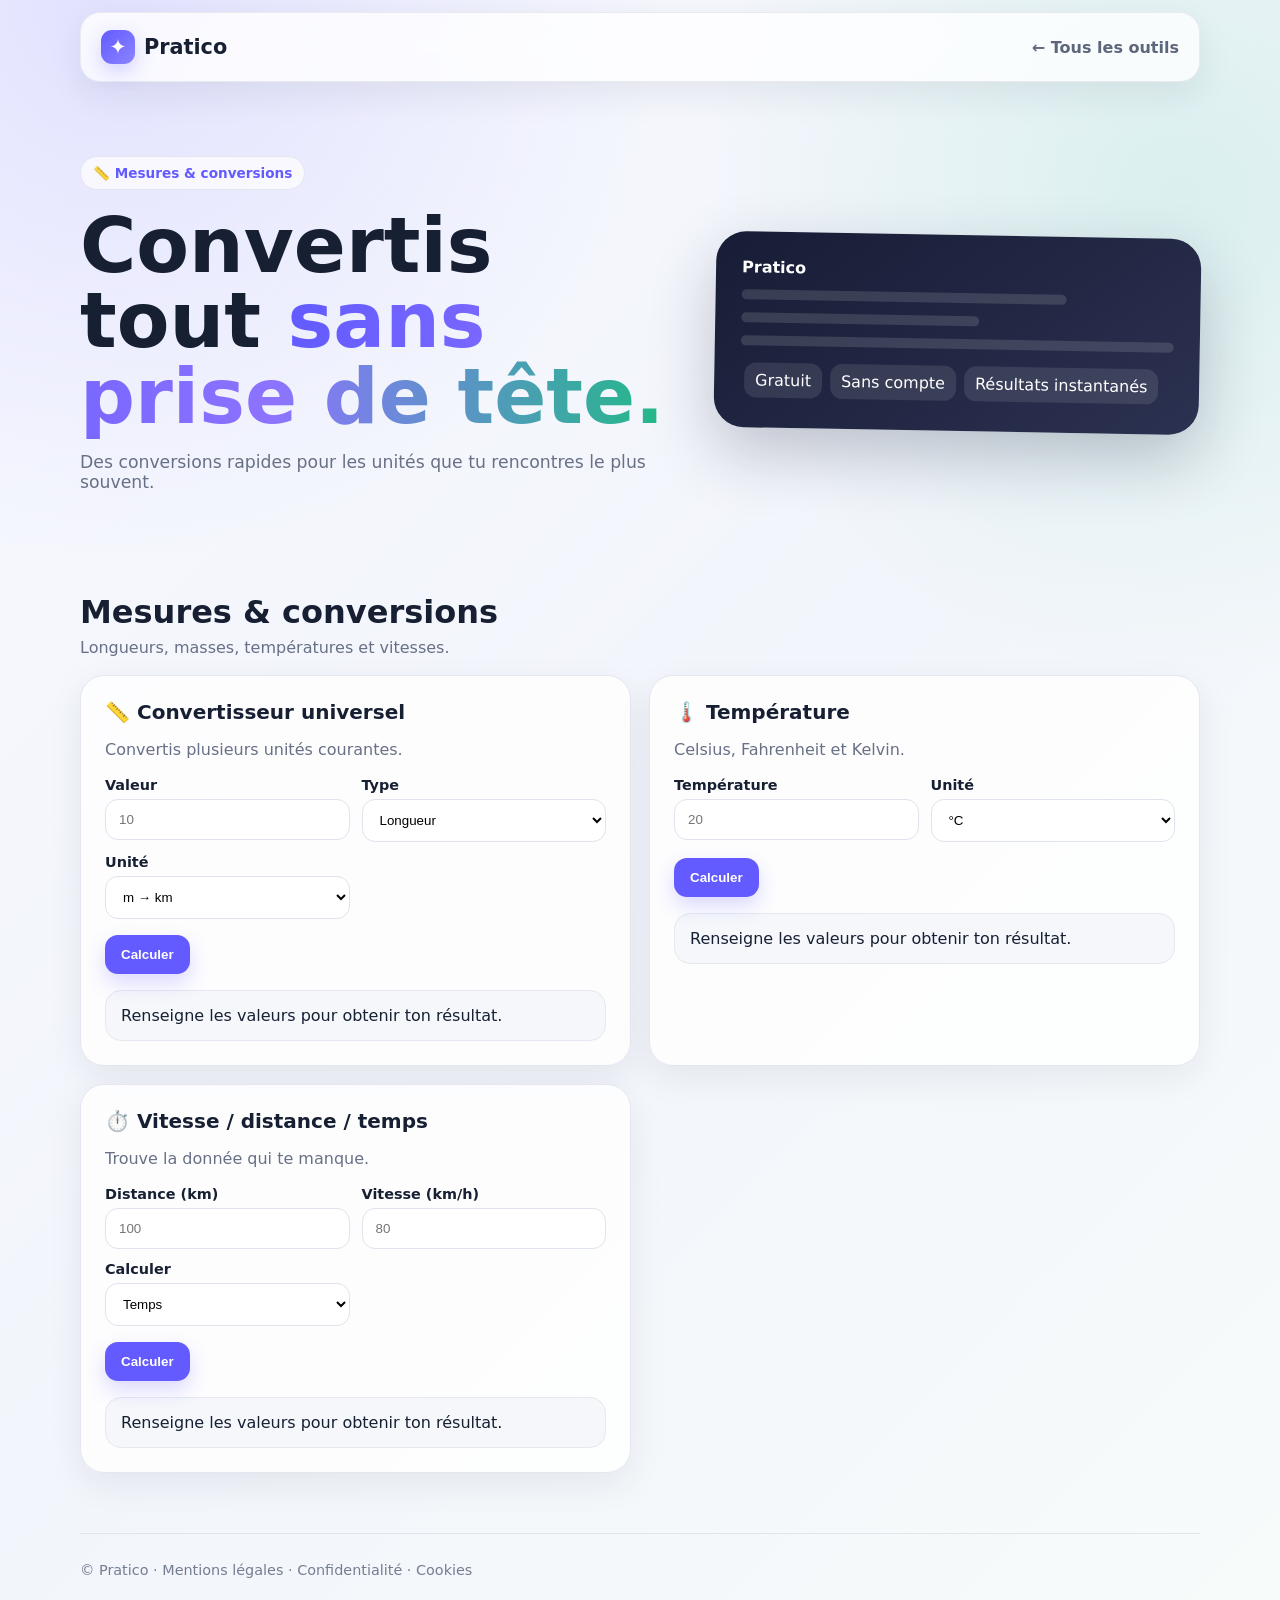
<file: mesures.html>
<!doctype html><html lang="fr"><head><meta charset="utf-8"><meta name="viewport" content="width=device-width,initial-scale=1"><meta name="google-adsense-account" content="ca-pub-6914055144338498"><link rel="canonical" href="https://pratico.eu/mesures.html"><title>Mesures & conversions — Pratico</title><meta name="description" content="Des conversions rapides pour les unités que tu rencontres le plus souvent."><link rel="stylesheet" href="styles.css"></head><body><header class="nav wrap"><div class="navin"><a class="logo" href="index.html"><span class="mark">✦</span>Pratico</a><a class="back" href="index.html">← Tous les outils</a></div></header><main class="wrap"><section class="hero"><div><span class="eyebrow">📏 Mesures & conversions</span><h1>Convertis tout <span class="grad">sans prise de tête.</span></h1><p>Des conversions rapides pour les unités que tu rencontres le plus souvent.</p></div><div class="hero-card"><strong>Pratico</strong><div class="line"></div><div class="line"></div><div class="line"></div><span class="pill">Gratuit</span><span class="pill">Sans compte</span><span class="pill">Résultats instantanés</span></div></section><div class="section-title"><h2>Mesures & conversions</h2><p>Longueurs, masses, températures et vitesses.</p></div><section class="grid"><article class="card"><h3>📏 Convertisseur universel</h3><p class="muted">Convertis plusieurs unités courantes.</p><div class="fields"><div class="field"><label for="mv">Valeur</label><input id="mv" type="number" step="any" placeholder="10" value=""></div><div class="field"><label>Type</label><select id="mc"><option value="length">Longueur</option><option value="mass">Masse</option><option value="speed">Vitesse</option></select></div><div class="field"><label>Unité</label><select id="mu"><option value="m">m → km</option><option value="g">g → kg</option><option value="kmh">km/h → m/s</option></select></div></div><div class="actions"><button class="primary" onclick="measure()">Calculer</button></div><div id="r1" class="result">Renseigne les valeurs pour obtenir ton résultat.</div></article><article class="card"><h3>🌡️ Température</h3><p class="muted">Celsius, Fahrenheit et Kelvin.</p><div class="fields"><div class="field"><label for="tv">Température</label><input id="tv" type="number" step="any" placeholder="20" value=""></div><div class="field"><label>Unité</label><select id="tu"><option value="c">°C</option><option value="f">°F</option><option value="k">K</option></select></div></div><div class="actions"><button class="primary" onclick="temperature()">Calculer</button></div><div id="r2" class="result">Renseigne les valeurs pour obtenir ton résultat.</div></article><article class="card"><h3>⏱️ Vitesse / distance / temps</h3><p class="muted">Trouve la donnée qui te manque.</p><div class="fields"><div class="field"><label for="dist">Distance (km)</label><input id="dist" type="number" step="any" placeholder="100" value=""></div><div class="field"><label for="speed">Vitesse (km/h)</label><input id="speed" type="number" step="any" placeholder="80" value=""></div><div class="field"><label>Calculer</label><select id="calc"><option value="time">Temps</option><option value="distance">Distance</option><option value="speed">Vitesse</option></select></div></div><div class="actions"><button class="primary" onclick="motion()">Calculer</button></div><div id="r3" class="result">Renseigne les valeurs pour obtenir ton résultat.</div></article></section><script>function v(id){return parseFloat(document.getElementById(id).value)||0}function measure(){let x=v('mv'),u=document.getElementById('mu').value,r=u==='m'?x/1000:u==='g'?x/1000:x/3.6;document.getElementById('r1').innerHTML='<strong>'+r.toFixed(3)+'</strong><br>unité convertie';}function temperature(){let x=v('tv'),u=document.getElementById('tu').value,c=u==='c'?x:u==='f'?(x-32)*5/9:x-273.15;document.getElementById('r2').innerHTML='<strong>'+c.toFixed(2)+' °C</strong><br>'+((c*9/5)+32).toFixed(2)+' °F · '+(c+273.15).toFixed(2)+' K';}function motion(){let d=v('dist'),s=v('speed'),c=document.getElementById('calc').value,x=c==='time'?d/s:c==='distance'?d:s;document.getElementById('r3').innerHTML='<strong>'+x.toFixed(2)+(c==='time'?' h': ' km')+'</strong>'+(c==='speed'?'<br>km/h':'');}</script></main><footer class="footer wrap">© Pratico · <a href="https://pratico.eu/mentions-legales.html">Mentions légales</a> · <a href="https://pratico.eu/confidentialite.html">Confidentialité</a> · <a href="https://pratico.eu/cookies.html">Cookies</a></footer></body></html>
</file>
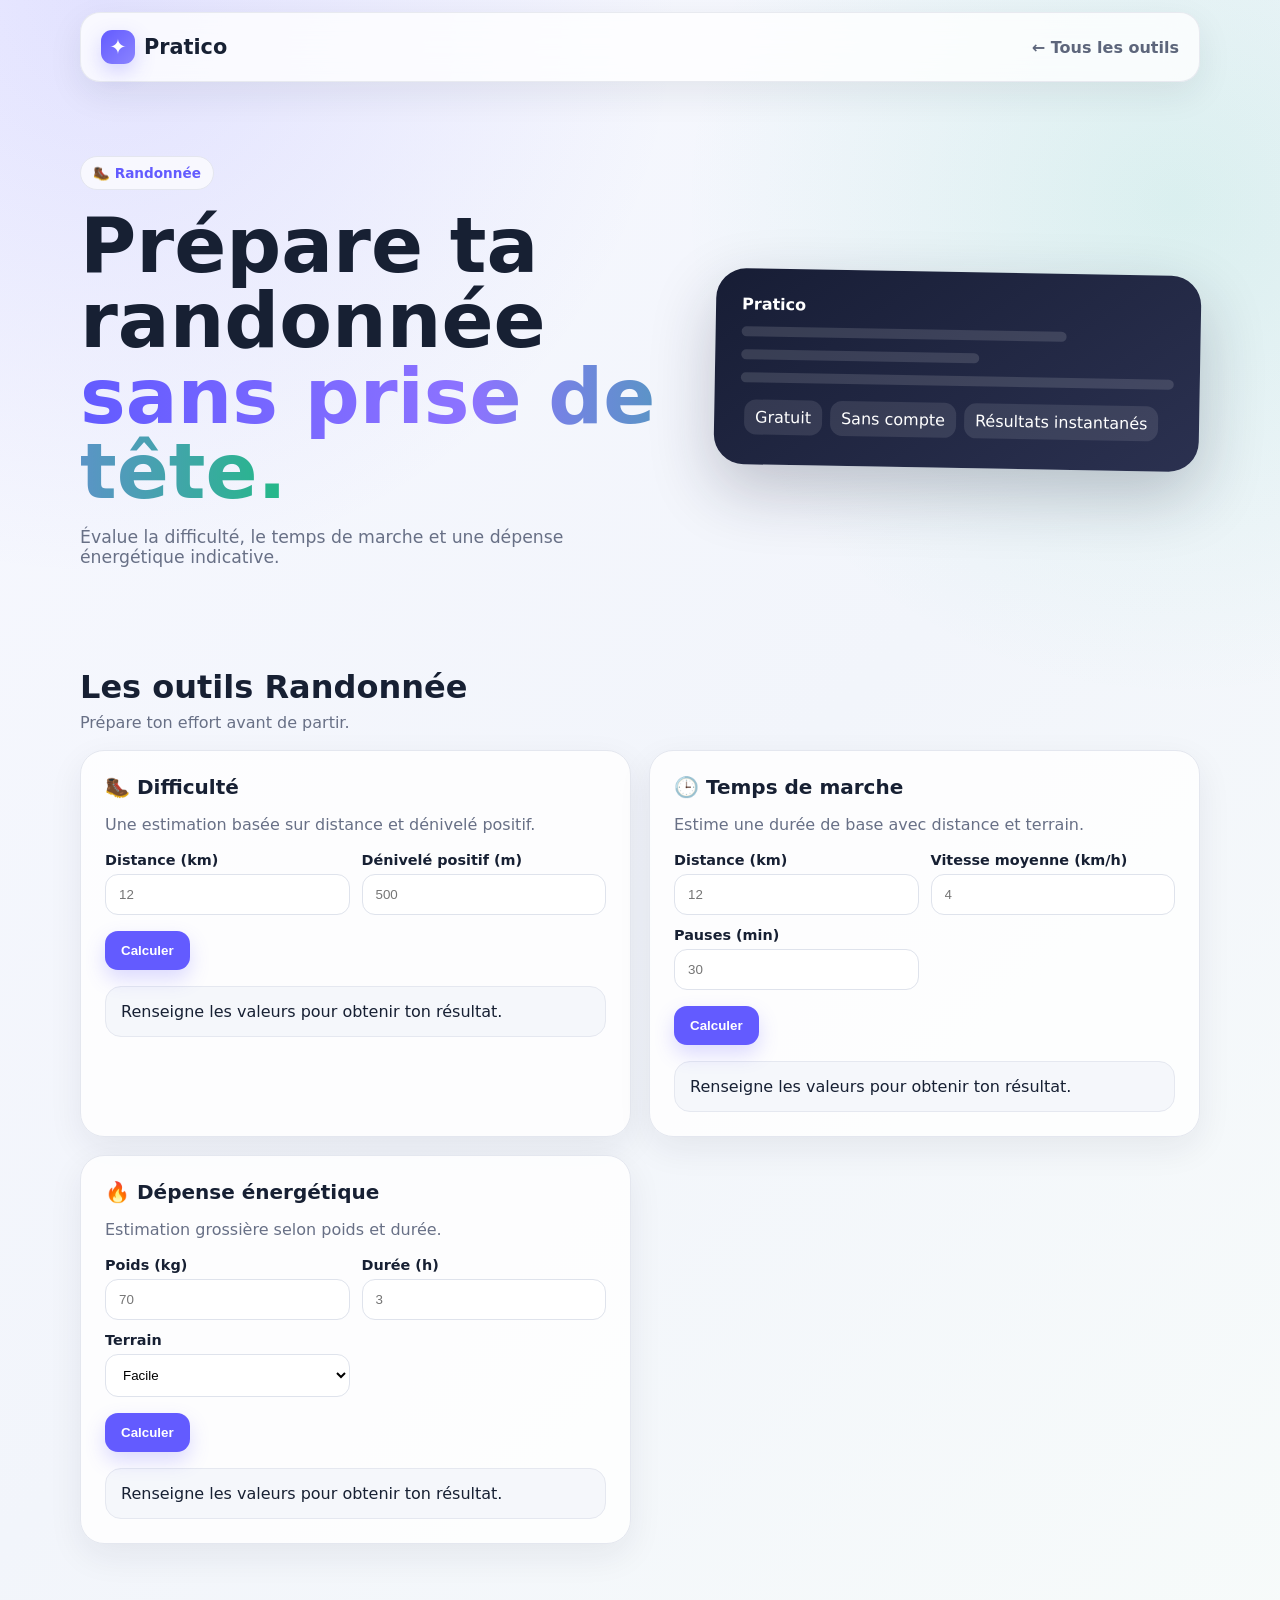
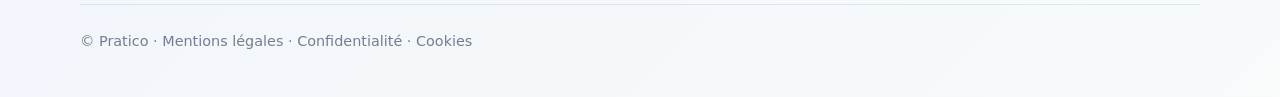
<file: randonnee.html>
<!doctype html><html lang="fr"><head><meta charset="utf-8"><meta name="viewport" content="width=device-width,initial-scale=1"><meta name="google-adsense-account" content="ca-pub-6914055144338498"><link rel="canonical" href="https://pratico.eu/randonnee.html"><title>Randonnée — Pratico</title><meta name="description" content="Évalue la difficulté, le temps de marche et une dépense énergétique indicative."><link rel="stylesheet" href="styles.css"></head><body><header class="nav wrap"><div class="navin"><a class="logo" href="index.html"><span class="mark">✦</span>Pratico</a><a class="back" href="index.html">← Tous les outils</a></div></header><main class="wrap"><section class="hero"><div><span class="eyebrow">🥾 Randonnée</span><h1>Prépare ta randonnée <span class="grad">sans prise de tête.</span></h1><p>Évalue la difficulté, le temps de marche et une dépense énergétique indicative.</p></div><div class="hero-card"><strong>Pratico</strong><div class="line"></div><div class="line"></div><div class="line"></div><span class="pill">Gratuit</span><span class="pill">Sans compte</span><span class="pill">Résultats instantanés</span></div></section><div class="section-title"><h2>Les outils Randonnée</h2><p>Prépare ton effort avant de partir.</p></div><section class="grid"><article class="card"><h3>🥾 Difficulté</h3><p class="muted">Une estimation basée sur distance et dénivelé positif.</p><div class="fields"><div class="field"><label for="hd">Distance (km)</label><input id="hd" type="number" step="any" placeholder="12" value=""></div><div class="field"><label for="he">Dénivelé positif (m)</label><input id="he" type="number" step="any" placeholder="500" value=""></div></div><div class="actions"><button class="primary" onclick="hikeDiff()">Calculer</button></div><div id="r1" class="result">Renseigne les valeurs pour obtenir ton résultat.</div></article><article class="card"><h3>🕒 Temps de marche</h3><p class="muted">Estime une durée de base avec distance et terrain.</p><div class="fields"><div class="field"><label for="hd2">Distance (km)</label><input id="hd2" type="number" step="any" placeholder="12" value=""></div><div class="field"><label for="pace">Vitesse moyenne (km/h)</label><input id="pace" type="number" step="any" placeholder="4" value=""></div><div class="field"><label for="pause">Pauses (min)</label><input id="pause" type="number" step="any" placeholder="30" value=""></div></div><div class="actions"><button class="primary" onclick="hikeTime()">Calculer</button></div><div id="r2" class="result">Renseigne les valeurs pour obtenir ton résultat.</div></article><article class="card"><h3>🔥 Dépense énergétique</h3><p class="muted">Estimation grossière selon poids et durée.</p><div class="fields"><div class="field"><label for="weight">Poids (kg)</label><input id="weight" type="number" step="any" placeholder="70" value=""></div><div class="field"><label for="hours">Durée (h)</label><input id="hours" type="number" step="any" placeholder="3" value=""></div><div class="field"><label>Terrain</label><select id="terrain"><option value="easy">Facile</option><option value="medium">Modéré</option><option value="hard">Difficile</option></select></div></div><div class="actions"><button class="primary" onclick="hikeCal()">Calculer</button></div><div id="r3" class="result">Renseigne les valeurs pour obtenir ton résultat.</div></article></section><script>function v(id){return parseFloat(document.getElementById(id).value)||0}function hikeDiff(){let d=v('hd'),e=v('he'),score=d+e/100;let x=score<10?'Facile':score<20?'Modérée':score<35?'Difficile':'Très difficile';document.getElementById('r1').innerHTML='<strong>'+x+'</strong><br>Indice estimé : '+score.toFixed(1);}function hikeTime(){let h=v('hd2')/v('pace')+v('pause')/60;document.getElementById('r2').innerHTML='<strong>'+h.toFixed(1)+' h</strong><br>environ '+Math.round(h*60)+' minutes';}function hikeCal(){let f={easy:4,medium:6,hard:8}[document.getElementById('terrain').value],cal=v('weight')*f*v('hours');document.getElementById('r3').innerHTML='<strong>'+Math.round(cal)+' kcal</strong><br>estimation indicative';}</script></main><footer class="footer wrap">© Pratico · <a href="https://pratico.eu/mentions-legales.html">Mentions légales</a> · <a href="https://pratico.eu/confidentialite.html">Confidentialité</a> · <a href="https://pratico.eu/cookies.html">Cookies</a></footer></body></html>
</file>
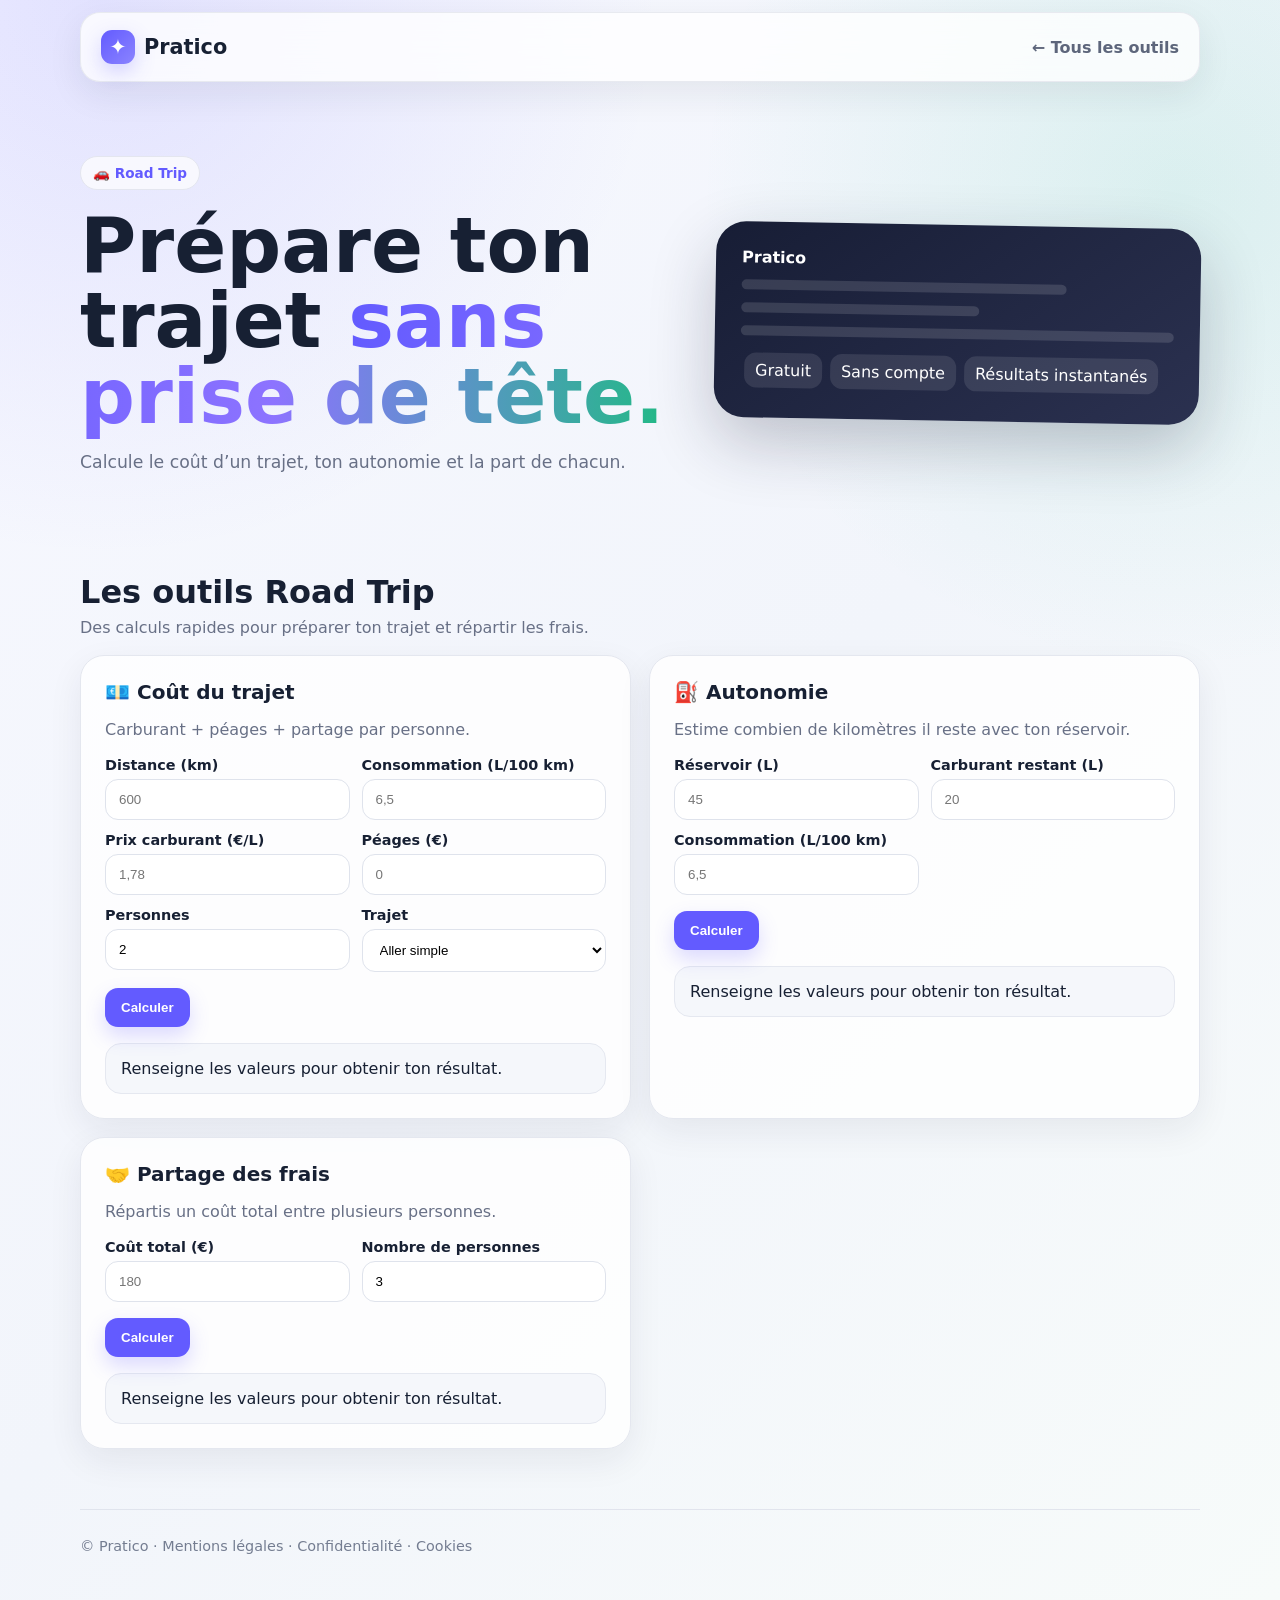
<file: roadtrip.html>
<!doctype html><html lang="fr"><head><meta charset="utf-8"><meta name="viewport" content="width=device-width,initial-scale=1"><meta name="google-adsense-account" content="ca-pub-6914055144338498"><link rel="canonical" href="https://pratico.eu/roadtrip.html"><title>Road Trip — Pratico</title><meta name="description" content="Calcule le coût d’un trajet, ton autonomie et la part de chacun."><link rel="stylesheet" href="styles.css"></head><body><header class="nav wrap"><div class="navin"><a class="logo" href="index.html"><span class="mark">✦</span>Pratico</a><a class="back" href="index.html">← Tous les outils</a></div></header><main class="wrap"><section class="hero"><div><span class="eyebrow">🚗 Road Trip</span><h1>Prépare ton trajet <span class="grad">sans prise de tête.</span></h1><p>Calcule le coût d’un trajet, ton autonomie et la part de chacun.</p></div><div class="hero-card"><strong>Pratico</strong><div class="line"></div><div class="line"></div><div class="line"></div><span class="pill">Gratuit</span><span class="pill">Sans compte</span><span class="pill">Résultats instantanés</span></div></section><div class="section-title"><h2>Les outils Road Trip</h2><p>Des calculs rapides pour préparer ton trajet et répartir les frais.</p></div><section class="grid"><article class="card"><h3>💶 Coût du trajet</h3><p class="muted">Carburant + péages + partage par personne.</p><div class="fields"><div class="field"><label for="d">Distance (km)</label><input id="d" type="number" step="any" placeholder="600" value=""></div><div class="field"><label for="c">Consommation (L/100 km)</label><input id="c" type="number" step="any" placeholder="6,5" value=""></div><div class="field"><label for="p">Prix carburant (€/L)</label><input id="p" type="number" step="any" placeholder="1,78" value=""></div><div class="field"><label for="t">Péages (€)</label><input id="t" type="number" step="any" placeholder="0" value=""></div><div class="field"><label for="n">Personnes</label><input id="n" type="number" step="1" placeholder="2" value="2"></div><div class="field"><label>Trajet</label><select id="rt"><option value="one">Aller simple</option><option value="return">Aller-retour</option></select></div></div><div class="actions"><button class="primary" onclick="rtCost()">Calculer</button></div><div id="r1" class="result">Renseigne les valeurs pour obtenir ton résultat.</div></article><article class="card"><h3>⛽ Autonomie</h3><p class="muted">Estime combien de kilomètres il reste avec ton réservoir.</p><div class="fields"><div class="field"><label for="tank">Réservoir (L)</label><input id="tank" type="number" step="any" placeholder="45" value=""></div><div class="field"><label for="fuel">Carburant restant (L)</label><input id="fuel" type="number" step="any" placeholder="20" value=""></div><div class="field"><label for="cons">Consommation (L/100 km)</label><input id="cons" type="number" step="any" placeholder="6,5" value=""></div></div><div class="actions"><button class="primary" onclick="rtRange()">Calculer</button></div><div id="r2" class="result">Renseigne les valeurs pour obtenir ton résultat.</div></article><article class="card"><h3>🤝 Partage des frais</h3><p class="muted">Répartis un coût total entre plusieurs personnes.</p><div class="fields"><div class="field"><label for="total">Coût total (€)</label><input id="total" type="number" step="any" placeholder="180" value=""></div><div class="field"><label for="people">Nombre de personnes</label><input id="people" type="number" step="1" placeholder="3" value="3"></div></div><div class="actions"><button class="primary" onclick="rtSplit()">Calculer</button></div><div id="r3" class="result">Renseigne les valeurs pour obtenir ton résultat.</div></article></section><script>const €=n=>n.toLocaleString('fr-FR',{style:'currency',currency:'EUR'});function v(id){return parseFloat(document.getElementById(id).value)||0}function rtCost(){let d=v('d')*(document.getElementById('rt').value==='return'?2:1),fuel=d*v('c')/100,total=fuel*v('p')+v('t')*(document.getElementById('rt').value==='return'?2:1);document.getElementById('r1').innerHTML='<strong>'+€(total)+'</strong><br>'+d.toFixed(1)+' km · '+fuel.toFixed(1)+' L · '+€(total/v('n'))+' / personne';}function rtRange(){let km=v('fuel')/v('cons')*100;document.getElementById('r2').innerHTML='<strong>'+km.toFixed(0)+' km</strong><br>Autonomie estimée avec le carburant restant.';}function rtSplit(){document.getElementById('r3').innerHTML='<strong>'+€(v('total')/v('people'))+'</strong><br>par personne';}</script></main><footer class="footer wrap">© Pratico · <a href="https://pratico.eu/mentions-legales.html">Mentions légales</a> · <a href="https://pratico.eu/confidentialite.html">Confidentialité</a> · <a href="https://pratico.eu/cookies.html">Cookies</a></footer></body></html>
</file>
<file: styles.css>
*{box-sizing:border-box}html{scroll-behavior:smooth}body{margin:0;font-family:Inter,ui-sans-serif,system-ui,-apple-system,BlinkMacSystemFont,"Segoe UI",sans-serif;color:#172033;background:radial-gradient(circle at 8% 0%,rgba(99,91,255,.14),transparent 28%),radial-gradient(circle at 92% 12%,rgba(42,196,150,.12),transparent 26%),linear-gradient(135deg,#f7f8ff 0%,#f2f5fb 52%,#f7fbfa 100%);min-height:100vh}a{text-decoration:none;color:inherit}.wrap{width:min(1120px,calc(100% - 32px));margin:auto}.nav{position:sticky;top:12px;z-index:20;margin:12px auto 0;background:rgba(255,255,255,.78);backdrop-filter:blur(18px);border:1px solid rgba(230,232,239,.9);box-shadow:0 12px 35px rgba(24,32,55,.08);border-radius:20px}.navin{min-height:68px;display:flex;align-items:center;justify-content:space-between;gap:20px;padding:0 20px}.logo{font-weight:900;font-size:1.3rem;display:flex;align-items:center;gap:9px}.mark{width:34px;height:34px;border-radius:11px;display:grid;place-items:center;color:white;background:linear-gradient(135deg,#635bff,#8b84ff);box-shadow:0 8px 20px rgba(99,91,255,.25)}.back{font-weight:750;color:#5d667b}.hero{padding:74px 0 36px;display:grid;grid-template-columns:1.1fr .9fr;gap:42px;align-items:center}.eyebrow{display:inline-flex;padding:8px 12px;border:1px solid #e4e6ef;background:rgba(255,255,255,.7);border-radius:999px;color:#635bff;font-weight:800;font-size:.85rem}.hero h1{font-size:clamp(2.6rem,6vw,4.8rem);line-height:.98;margin:18px 0}.grad{background:linear-gradient(90deg,#635bff,#8d73ff,#23b987);-webkit-background-clip:text;background-clip:text;color:transparent}.hero p{font-size:1.08rem;color:#687086;max-width:650px}.hero-card{background:linear-gradient(145deg,#171d35,#2b3150);color:white;border-radius:30px;padding:26px;box-shadow:0 25px 65px rgba(23,29,53,.24);transform:rotate(1deg)}.hero-card .line{height:10px;border-radius:99px;background:rgba(255,255,255,.13);margin:13px 0}.hero-card .line:nth-child(2){width:75%}.hero-card .line:nth-child(3){width:55%}.hero-card .pill{display:inline-block;background:rgba(255,255,255,.1);padding:8px 11px;border-radius:12px;margin:4px}.section-title{margin:48px 0 18px}.section-title h2{font-size:2rem;margin:0 0 7px}.section-title p{color:#687086;margin:0}.grid{display:grid;grid-template-columns:repeat(2,1fr);gap:18px;padding-bottom:60px}.card{background:rgba(255,255,255,.84);border:1px solid #e4e7ef;border-radius:24px;padding:24px;box-shadow:0 12px 35px rgba(24,32,55,.07);transition:.25s}.card:hover{transform:translateY(-4px);box-shadow:0 20px 45px rgba(24,32,55,.12)}.card h3{margin:0 0 5px;font-size:1.25rem}.muted{color:#687086}.fields{display:grid;grid-template-columns:repeat(2,1fr);gap:12px;margin-top:18px}.field{display:flex;flex-direction:column;gap:6px}.field.full{grid-column:1/-1}.field label{font-weight:750;font-size:.9rem}.field input,.field select{width:100%;padding:12px 13px;border:1px solid #dfe3ec;border-radius:13px;background:#fff;outline:none}.field input:focus,.field select:focus{border-color:#8b84ff;box-shadow:0 0 0 4px rgba(99,91,255,.1)}button{border:0;border-radius:13px;padding:12px 16px;font-weight:850;cursor:pointer}.primary{background:#635bff;color:white;box-shadow:0 9px 20px rgba(99,91,255,.22)}.secondary{background:#eef0f7;color:#283148}.actions{display:flex;gap:9px;margin-top:16px;flex-wrap:wrap}.result{margin-top:16px;border-radius:16px;background:#f5f7fb;border:1px solid #e5e8f0;padding:15px;min-height:48px}.result strong{font-size:1.35rem}.ok{background:#eaf8f1;border-color:#ccefdc}.warn{background:#fff5df;border-color:#f5dfaa}.footer{padding:28px 0 48px;color:#747d91;font-size:.9rem;border-top:1px solid rgba(220,224,234,.8)}@media(max-width:780px){.hero{grid-template-columns:1fr;padding-top:48px}.grid{grid-template-columns:1fr}.fields{grid-template-columns:1fr}.navin{min-height:60px}.hero-card{display:none}}
</file>
